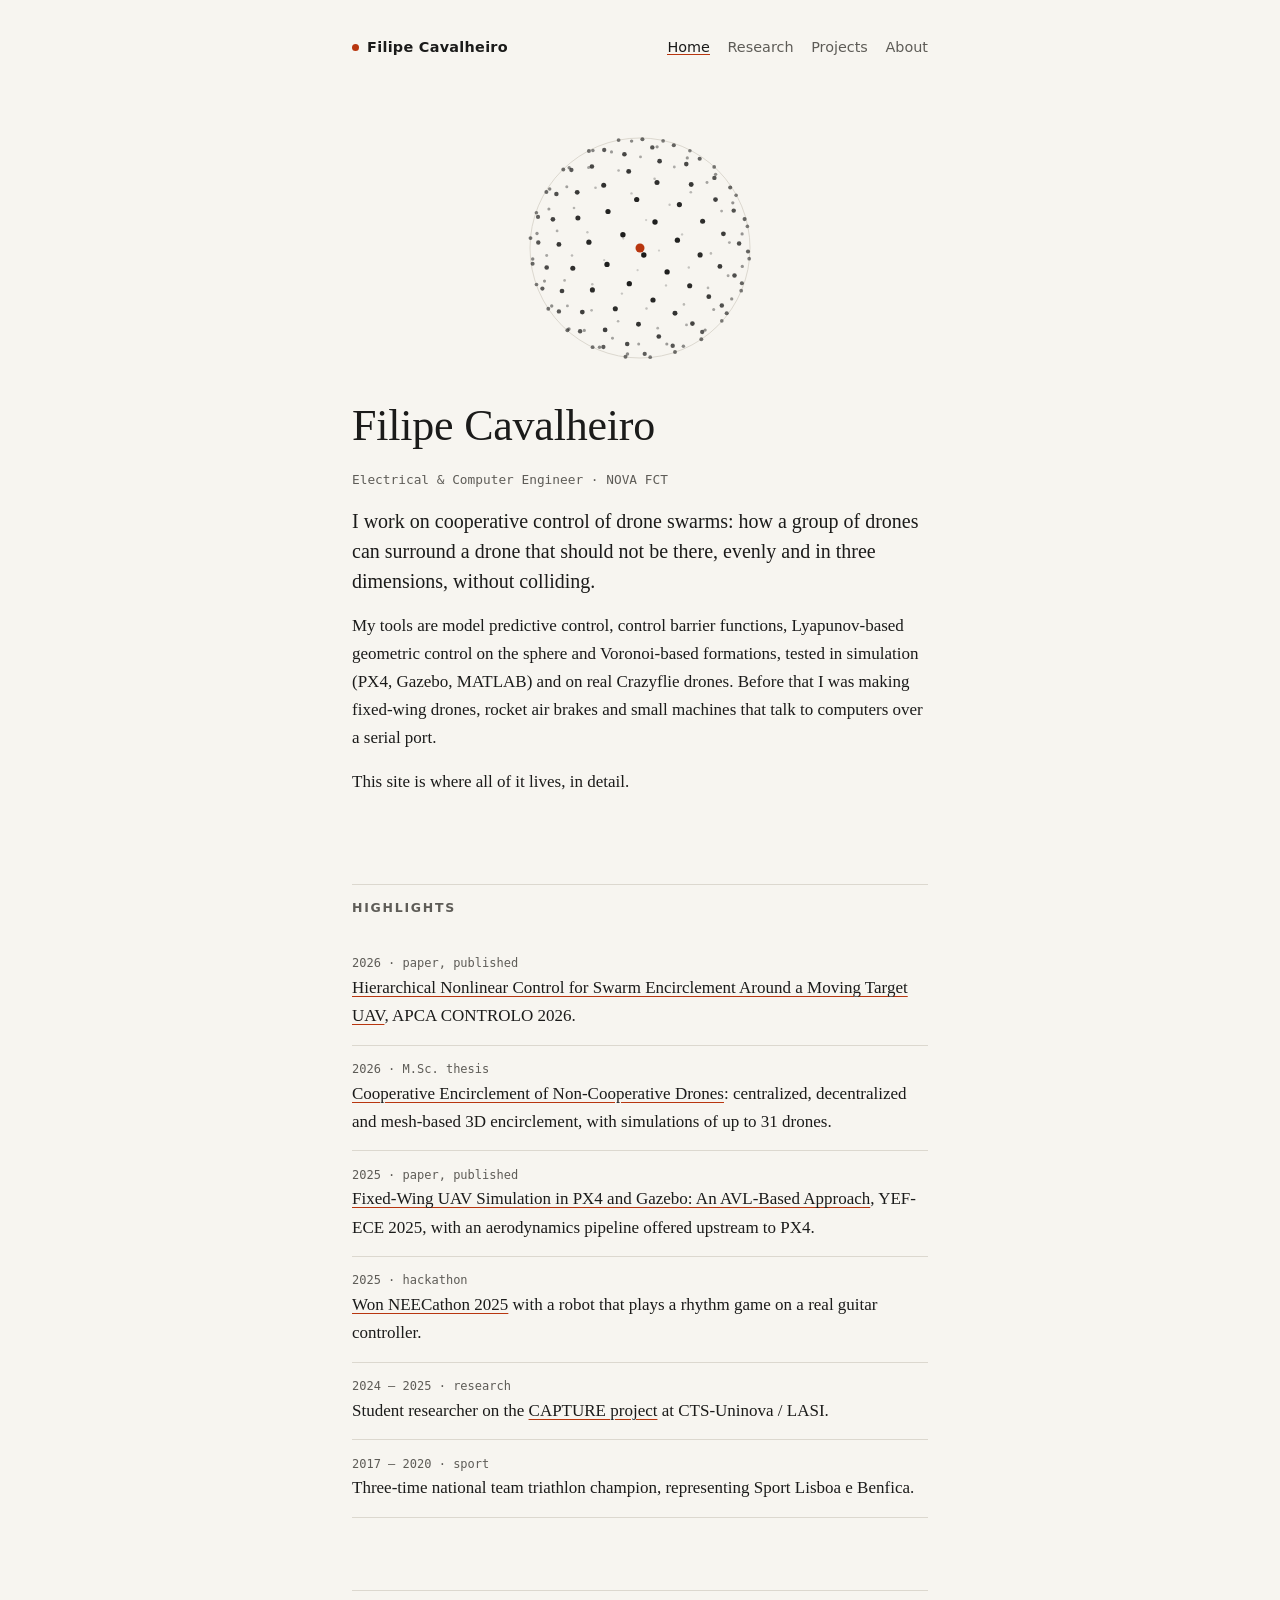
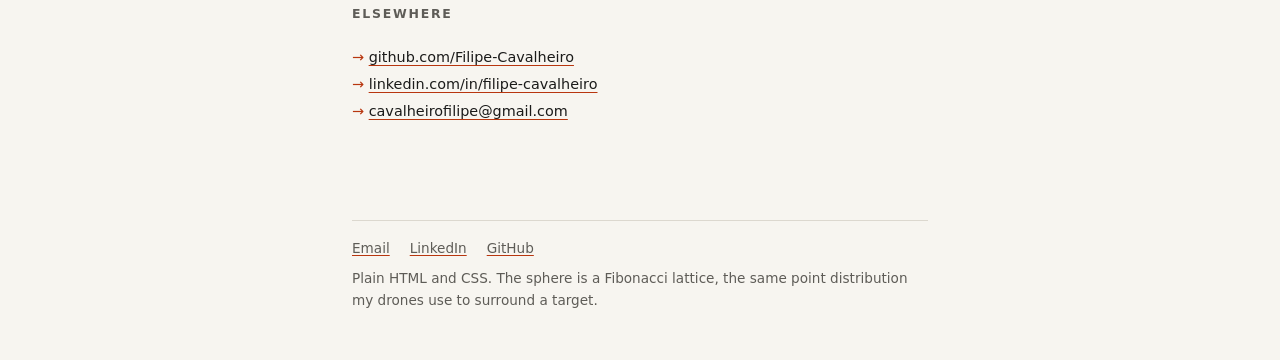
<file: index.html>
<!doctype html>
<html lang="en">
<head>
<meta charset="utf-8">
<meta name="viewport" content="width=device-width, initial-scale=1">
<title>Filipe Cavalheiro</title>
<meta name="description" content="Filipe Cavalheiro, electrical and computer engineer (NOVA FCT). Research on cooperative control of drone swarms, papers, and projects.">
<meta name="color-scheme" content="light dark">
<link rel="stylesheet" href="style.css">
<link rel="icon" href="data:image/svg+xml,%3Csvg xmlns='http://www.w3.org/2000/svg' viewBox='0 0 16 16'%3E%3Ccircle cx='8' cy='8' r='5' fill='%23b8360f'/%3E%3C/svg%3E">
</head>
<body>
<a class="skip" href="#main">Skip to content</a>
<div class="wrap">
<header class="site-head">
  <a class="name" href="index.html">Filipe Cavalheiro</a>
  <nav aria-label="Main">
    <ul>
      <li><a href="index.html" aria-current="page">Home</a></li>
      <li><a href="research.html">Research</a></li>
      <li><a href="projects.html">Projects</a></li>
      <li><a href="about.html">About</a></li>
    </ul>
  </nav>
</header>

<main id="main">
  <section class="hero">
    <svg class="sphere" viewBox="0 0 240 240" role="img" aria-labelledby="sphere-title"><title id="sphere-title">160 points spread evenly on a sphere around a central target, the Fibonacci-lattice encirclement used in my research</title><circle cx="120.0" cy="120.0" r="110.0" class="orbit"/><g class="dots"><circle cx="139.0" cy="122.6" r="1.11" opacity="0.19"/><circle cx="103.3" cy="110.6" r="1.11" opacity="0.19"/><circle cx="117.6" cy="142.2" r="1.12" opacity="0.19"/><circle cx="126.1" cy="92.1" r="1.13" opacity="0.19"/><circle cx="84.2" cy="132.2" r="1.15" opacity="0.20"/><circle cx="162.1" cy="106.4" r="1.17" opacity="0.21"/><circle cx="146.0" cy="157.4" r="1.17" opacity="0.22"/><circle cx="88.1" cy="83.3" r="1.18" opacity="0.22"/><circle cx="101.9" cy="165.6" r="1.18" opacity="0.22"/><circle cx="149.6" cy="76.7" r="1.20" opacity="0.23"/><circle cx="168.8" cy="139.5" r="1.20" opacity="0.23"/><circle cx="67.4" cy="104.2" r="1.21" opacity="0.23"/><circle cx="111.5" cy="65.4" r="1.21" opacity="0.24"/><circle cx="72.3" cy="156.3" r="1.23" opacity="0.25"/><circle cx="126.5" cy="180.4" r="1.23" opacity="0.25"/><circle cx="52.0" cy="127.5" r="1.27" opacity="0.27"/><circle cx="183.9" cy="93.4" r="1.28" opacity="0.27"/><circle cx="134.6" cy="50.7" r="1.29" opacity="0.28"/><circle cx="190.9" cy="125.4" r="1.29" opacity="0.28"/><circle cx="163.9" cy="176.4" r="1.29" opacity="0.28"/><circle cx="75.5" cy="59.7" r="1.31" opacity="0.29"/><circle cx="170.8" cy="64.3" r="1.32" opacity="0.29"/><circle cx="98.1" cy="193.2" r="1.32" opacity="0.30"/><circle cx="54.0" cy="80.0" r="1.33" opacity="0.30"/><circle cx="188.0" cy="159.9" r="1.34" opacity="0.30"/><circle cx="71.6" cy="182.3" r="1.34" opacity="0.30"/><circle cx="98.6" cy="42.5" r="1.35" opacity="0.31"/><circle cx="44.6" cy="152.4" r="1.37" opacity="0.32"/><circle cx="137.7" cy="200.2" r="1.37" opacity="0.32"/><circle cx="37.1" cy="102.9" r="1.39" opacity="0.33"/><circle cx="154.3" cy="39.0" r="1.42" opacity="0.34"/><circle cx="201.6" cy="83.1" r="1.43" opacity="0.35"/><circle cx="209.4" cy="114.6" r="1.44" opacity="0.35"/><circle cx="166.5" cy="196.9" r="1.44" opacity="0.35"/><circle cx="120.5" cy="28.9" r="1.45" opacity="0.36"/><circle cx="208.1" cy="147.7" r="1.47" opacity="0.37"/><circle cx="47.4" cy="177.9" r="1.47" opacity="0.37"/><circle cx="26.7" cy="127.6" r="1.48" opacity="0.37"/><circle cx="187.0" cy="54.5" r="1.48" opacity="0.38"/><circle cx="92.5" cy="210.3" r="1.49" opacity="0.38"/><circle cx="46.8" cy="58.7" r="1.50" opacity="0.39"/><circle cx="68.6" cy="39.4" r="1.50" opacity="0.39"/><circle cx="118.7" cy="215.9" r="1.51" opacity="0.39"/><circle cx="193.7" cy="181.6" r="1.51" opacity="0.39"/><circle cx="28.9" cy="81.0" r="1.55" opacity="0.41"/><circle cx="64.3" cy="202.4" r="1.56" opacity="0.42"/><circle cx="146.8" cy="216.0" r="1.56" opacity="0.42"/><circle cx="91.5" cy="23.9" r="1.57" opacity="0.42"/><circle cx="24.5" cy="153.1" r="1.58" opacity="0.43"/><circle cx="167.3" cy="29.9" r="1.60" opacity="0.43"/><circle cx="137.1" cy="18.8" r="1.61" opacity="0.44"/><circle cx="222.1" cy="105.9" r="1.62" opacity="0.45"/><circle cx="212.8" cy="74.8" r="1.62" opacity="0.45"/><circle cx="222.3" cy="138.4" r="1.64" opacity="0.46"/><circle cx="17.0" cy="105.5" r="1.64" opacity="0.46"/><circle cx="185.1" cy="202.1" r="1.66" opacity="0.47"/><circle cx="211.7" cy="170.9" r="1.66" opacity="0.47"/><circle cx="195.6" cy="46.3" r="1.67" opacity="0.47"/><circle cx="31.7" cy="178.0" r="1.68" opacity="0.48"/><circle cx="107.5" cy="226.0" r="1.71" opacity="0.49"/><circle cx="49.2" cy="39.7" r="1.71" opacity="0.50"/><circle cx="79.5" cy="219.2" r="1.72" opacity="0.50"/><circle cx="111.6" cy="13.1" r="1.72" opacity="0.50"/><circle cx="163.4" cy="218.3" r="1.73" opacity="0.50"/><circle cx="48.9" cy="200.9" r="1.74" opacity="0.51"/><circle cx="12.7" cy="131.0" r="1.74" opacity="0.51"/><circle cx="29.7" cy="60.9" r="1.74" opacity="0.51"/><circle cx="72.9" cy="22.6" r="1.75" opacity="0.52"/><circle cx="169.9" cy="22.8" r="1.81" opacity="0.54"/><circle cx="16.4" cy="84.7" r="1.82" opacity="0.55"/><circle cx="227.4" cy="98.4" r="1.83" opacity="0.55"/><circle cx="216.1" cy="67.3" r="1.83" opacity="0.55"/><circle cx="201.8" cy="192.9" r="1.83" opacity="0.55"/><circle cx="130.2" cy="229.2" r="1.84" opacity="0.56"/><circle cx="229.2" cy="130.7" r="1.84" opacity="0.56"/><circle cx="143.1" cy="12.8" r="1.84" opacity="0.56"/><circle cx="16.5" cy="156.5" r="1.85" opacity="0.56"/><circle cx="221.2" cy="162.7" r="1.85" opacity="0.56"/><circle cx="194.2" cy="38.9" r="1.88" opacity="0.58"/><circle cx="98.6" cy="12.1" r="1.91" opacity="0.59"/><circle cx="10.5" cy="110.1" r="1.92" opacity="0.60"/><circle cx="72.6" cy="219.2" r="1.92" opacity="0.60"/><circle cx="28.3" cy="180.7" r="1.93" opacity="0.60"/><circle cx="181.3" cy="211.2" r="1.94" opacity="0.61"/><circle cx="43.3" cy="41.5" r="1.95" opacity="0.62"/><circle cx="155.0" cy="224.0" r="1.95" opacity="0.62"/><circle cx="105.5" cy="228.7" r="1.96" opacity="0.62"/><circle cx="47.4" cy="202.2" r="1.96" opacity="0.62"/><circle cx="68.9" cy="23.0" r="1.97" opacity="0.62"/><circle cx="26.4" cy="64.1" r="2.00" opacity="0.64"/><circle cx="122.4" cy="11.3" r="2.02" opacity="0.65"/><circle cx="210.2" cy="59.5" r="2.03" opacity="0.66"/><circle cx="12.6" cy="135.8" r="2.03" opacity="0.66"/><circle cx="224.6" cy="91.1" r="2.03" opacity="0.66"/><circle cx="206.7" cy="185.2" r="2.03" opacity="0.66"/><circle cx="153.8" cy="17.3" r="2.05" opacity="0.67"/><circle cx="228.0" cy="123.5" r="2.05" opacity="0.67"/><circle cx="221.9" cy="155.3" r="2.06" opacity="0.67"/><circle cx="179.7" cy="30.7" r="2.07" opacity="0.68"/><circle cx="18.0" cy="88.9" r="2.10" opacity="0.69"/><circle cx="124.7" cy="225.9" r="2.11" opacity="0.70"/><circle cx="22.4" cy="160.6" r="2.12" opacity="0.70"/><circle cx="83.4" cy="219.0" r="2.13" opacity="0.71"/><circle cx="182.2" cy="204.0" r="2.15" opacity="0.72"/><circle cx="84.2" cy="22.0" r="2.15" opacity="0.72"/><circle cx="51.4" cy="42.0" r="2.16" opacity="0.72"/><circle cx="152.7" cy="217.7" r="2.18" opacity="0.73"/><circle cx="38.9" cy="183.4" r="2.18" opacity="0.73"/><circle cx="60.1" cy="203.3" r="2.19" opacity="0.74"/><circle cx="194.4" cy="49.9" r="2.20" opacity="0.74"/><circle cx="18.3" cy="114.5" r="2.20" opacity="0.74"/><circle cx="132.3" cy="19.4" r="2.21" opacity="0.75"/><circle cx="213.7" cy="82.6" r="2.22" opacity="0.75"/><circle cx="201.8" cy="177.5" r="2.23" opacity="0.76"/><circle cx="36.4" cy="66.0" r="2.24" opacity="0.76"/><circle cx="219.1" cy="115.5" r="2.25" opacity="0.77"/><circle cx="214.5" cy="147.6" r="2.26" opacity="0.77"/><circle cx="107.2" cy="216.0" r="2.28" opacity="0.78"/><circle cx="166.3" cy="36.1" r="2.29" opacity="0.79"/><circle cx="26.7" cy="139.5" r="2.30" opacity="0.79"/><circle cx="104.4" cy="26.2" r="2.30" opacity="0.80"/><circle cx="71.9" cy="38.5" r="2.31" opacity="0.80"/><circle cx="172.4" cy="195.6" r="2.34" opacity="0.81"/><circle cx="32.9" cy="91.3" r="2.34" opacity="0.82"/><circle cx="138.8" cy="208.5" r="2.35" opacity="0.82"/><circle cx="195.5" cy="71.6" r="2.36" opacity="0.83"/><circle cx="42.0" cy="163.0" r="2.37" opacity="0.83"/><circle cx="85.1" cy="201.9" r="2.37" opacity="0.83"/><circle cx="139.6" cy="33.2" r="2.37" opacity="0.83"/><circle cx="62.3" cy="184.1" r="2.40" opacity="0.84"/><circle cx="203.4" cy="105.8" r="2.41" opacity="0.85"/><circle cx="188.8" cy="168.7" r="2.41" opacity="0.85"/><circle cx="57.2" cy="64.3" r="2.42" opacity="0.86"/><circle cx="199.9" cy="138.4" r="2.43" opacity="0.86"/><circle cx="171.2" cy="56.5" r="2.44" opacity="0.87"/><circle cx="38.9" cy="116.4" r="2.44" opacity="0.87"/><circle cx="108.7" cy="43.4" r="2.47" opacity="0.88"/><circle cx="118.5" cy="196.2" r="2.48" opacity="0.89"/><circle cx="155.0" cy="185.2" r="2.49" opacity="0.89"/><circle cx="83.7" cy="57.3" r="2.50" opacity="0.90"/><circle cx="52.8" cy="140.3" r="2.52" opacity="0.91"/><circle cx="57.9" cy="89.9" r="2.52" opacity="0.91"/><circle cx="182.6" cy="93.2" r="2.53" opacity="0.91"/><circle cx="137.0" cy="54.5" r="2.53" opacity="0.91"/><circle cx="95.3" cy="180.7" r="2.54" opacity="0.92"/><circle cx="72.4" cy="161.9" r="2.55" opacity="0.93"/><circle cx="169.7" cy="157.7" r="2.56" opacity="0.93"/><circle cx="180.1" cy="126.9" r="2.57" opacity="0.93"/><circle cx="159.4" cy="76.6" r="2.58" opacity="0.94"/><circle cx="133.0" cy="172.0" r="2.60" opacity="0.95"/><circle cx="68.9" cy="114.2" r="2.61" opacity="0.95"/><circle cx="116.7" cy="71.5" r="2.62" opacity="0.96"/><circle cx="88.0" cy="83.5" r="2.62" opacity="0.96"/><circle cx="157.4" cy="112.2" r="2.65" opacity="0.97"/><circle cx="109.3" cy="155.7" r="2.65" opacity="0.98"/><circle cx="87.0" cy="136.4" r="2.65" opacity="0.98"/><circle cx="147.1" cy="143.9" r="2.66" opacity="0.98"/><circle cx="135.0" cy="94.0" r="2.67" opacity="0.98"/><circle cx="102.9" cy="106.8" r="2.68" opacity="0.99"/><circle cx="123.8" cy="127.0" r="2.70" opacity="1.00"/></g><circle cx="120.0" cy="120.0" r="4.5" class="target"/></svg>
    <div>
      <h1>Filipe Cavalheiro</h1>
      <p class="meta">Electrical &amp; Computer Engineer · NOVA FCT</p>
      <p class="lede">I work on cooperative control of drone swarms: how a group of drones can
        surround a drone that should not be there, evenly and in three dimensions, without colliding.</p>
      <p>My tools are model predictive control, control barrier functions, Lyapunov-based geometric
        control on the sphere and Voronoi-based formations, tested in simulation (PX4, Gazebo, MATLAB)
        and on real Crazyflie drones. Before that I was making fixed-wing drones, rocket air brakes and
        small machines that talk to computers over a serial port.</p>
      <p>This site is where all of it lives, in detail.</p>
    </div>
  </section>

  <h2>Highlights</h2>
  <ul class="highlights">
    <li><span class="when">2026 · paper, published</span>
      <a href="research.html#apca2026">Hierarchical Nonlinear Control for Swarm Encirclement Around a Moving Target UAV</a>,
      APCA CONTROLO 2026.</li>
    <li><span class="when">2026 · M.Sc. thesis</span>
      <a href="research.html#thesis">Cooperative Encirclement of Non-Cooperative Drones</a>:
      centralized, decentralized and mesh-based 3D encirclement, with simulations of up to 31 drones.</li>
    <li><span class="when">2025 · paper, published</span>
      <a href="research.html#yefece2025">Fixed-Wing UAV Simulation in PX4 and Gazebo: An AVL-Based Approach</a>,
      YEF-ECE 2025, with an aerodynamics pipeline offered upstream to PX4.</li>
    <li><span class="when">2025 · hackathon</span>
      <a href="projects.html#neecathon">Won NEECathon 2025</a> with a robot that plays a rhythm game on a real guitar controller.</li>
    <li><span class="when">2024 – 2025 · research</span>
      Student researcher on the <a href="about.html#experience">CAPTURE project</a> at CTS-Uninova / LASI.</li>
    <li><span class="when">2017 – 2020 · sport</span>
      Three-time national team triathlon champion, representing Sport Lisboa e Benfica.</li>
  </ul>

  <h2>Elsewhere</h2>
  <ul class="links">
    <li><a href="https://github.com/Filipe-Cavalheiro">github.com/Filipe-Cavalheiro</a></li>
    <li><a href="https://linkedin.com/in/filipe-cavalheiro">linkedin.com/in/filipe-cavalheiro</a></li>
    <li><a href="mailto:cavalheirofilipe@gmail.com">cavalheirofilipe@gmail.com</a></li>
  </ul>
</main>

<footer class="site-foot">
  <ul>
    <li><a href="mailto:cavalheirofilipe@gmail.com">Email</a></li>
    <li><a href="https://linkedin.com/in/filipe-cavalheiro">LinkedIn</a></li>
    <li><a href="https://github.com/Filipe-Cavalheiro">GitHub</a></li>
  </ul>
  <p>Plain HTML and CSS. The sphere is a Fibonacci lattice, the same point distribution my drones use to surround a target.</p>
</footer>
</div>
</body>
</html>
</file>
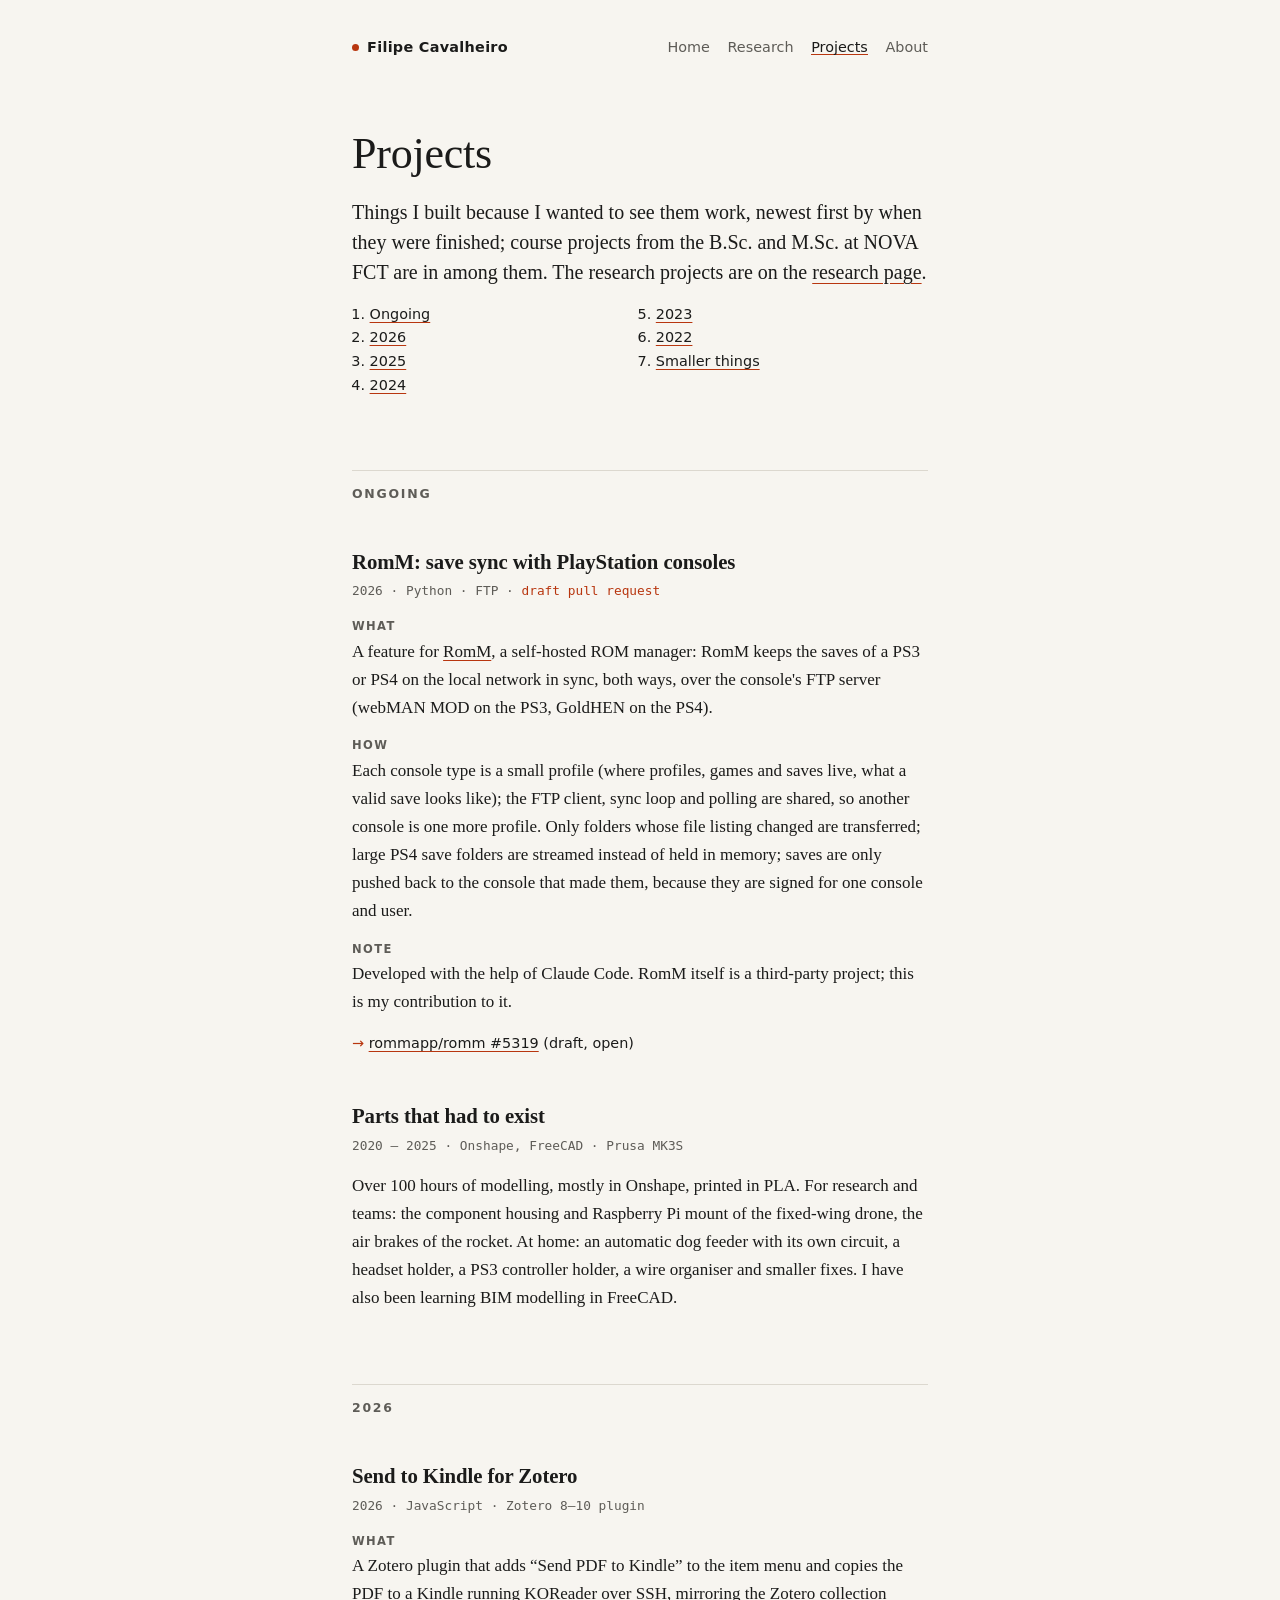
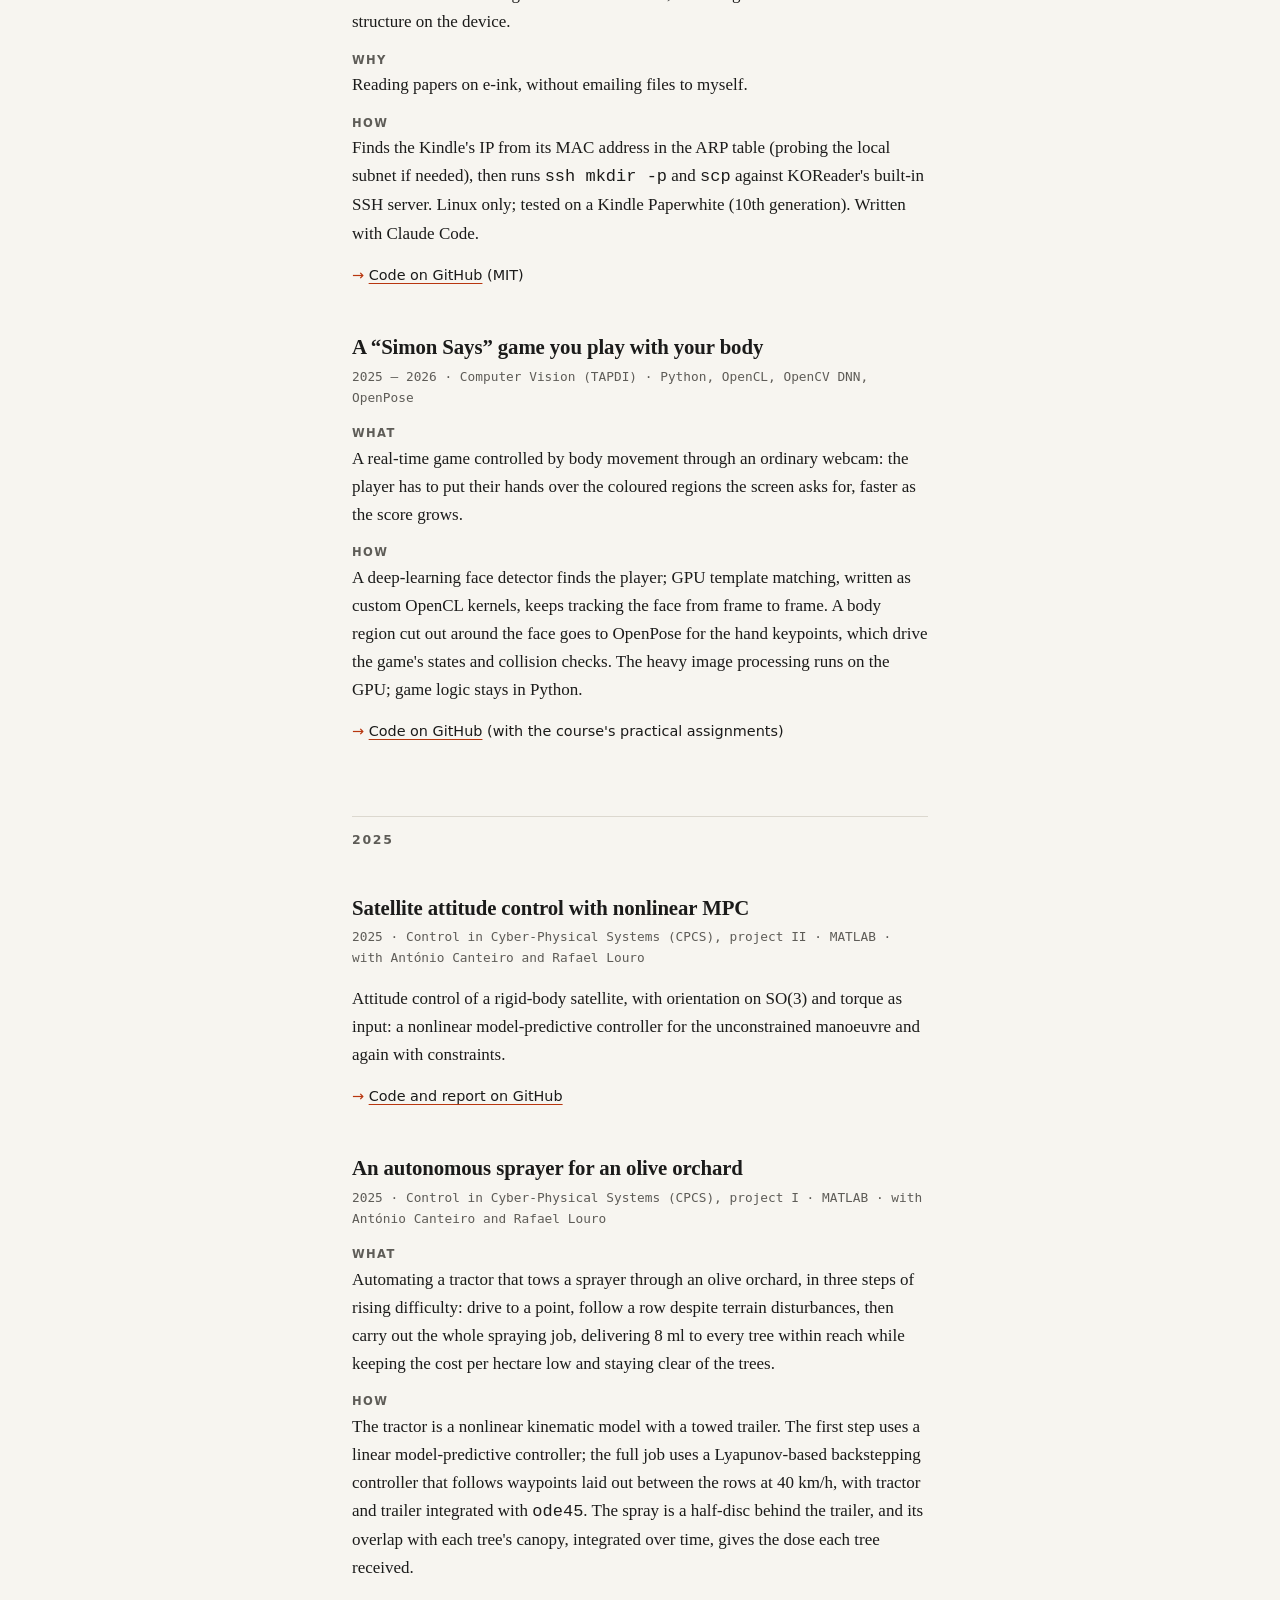
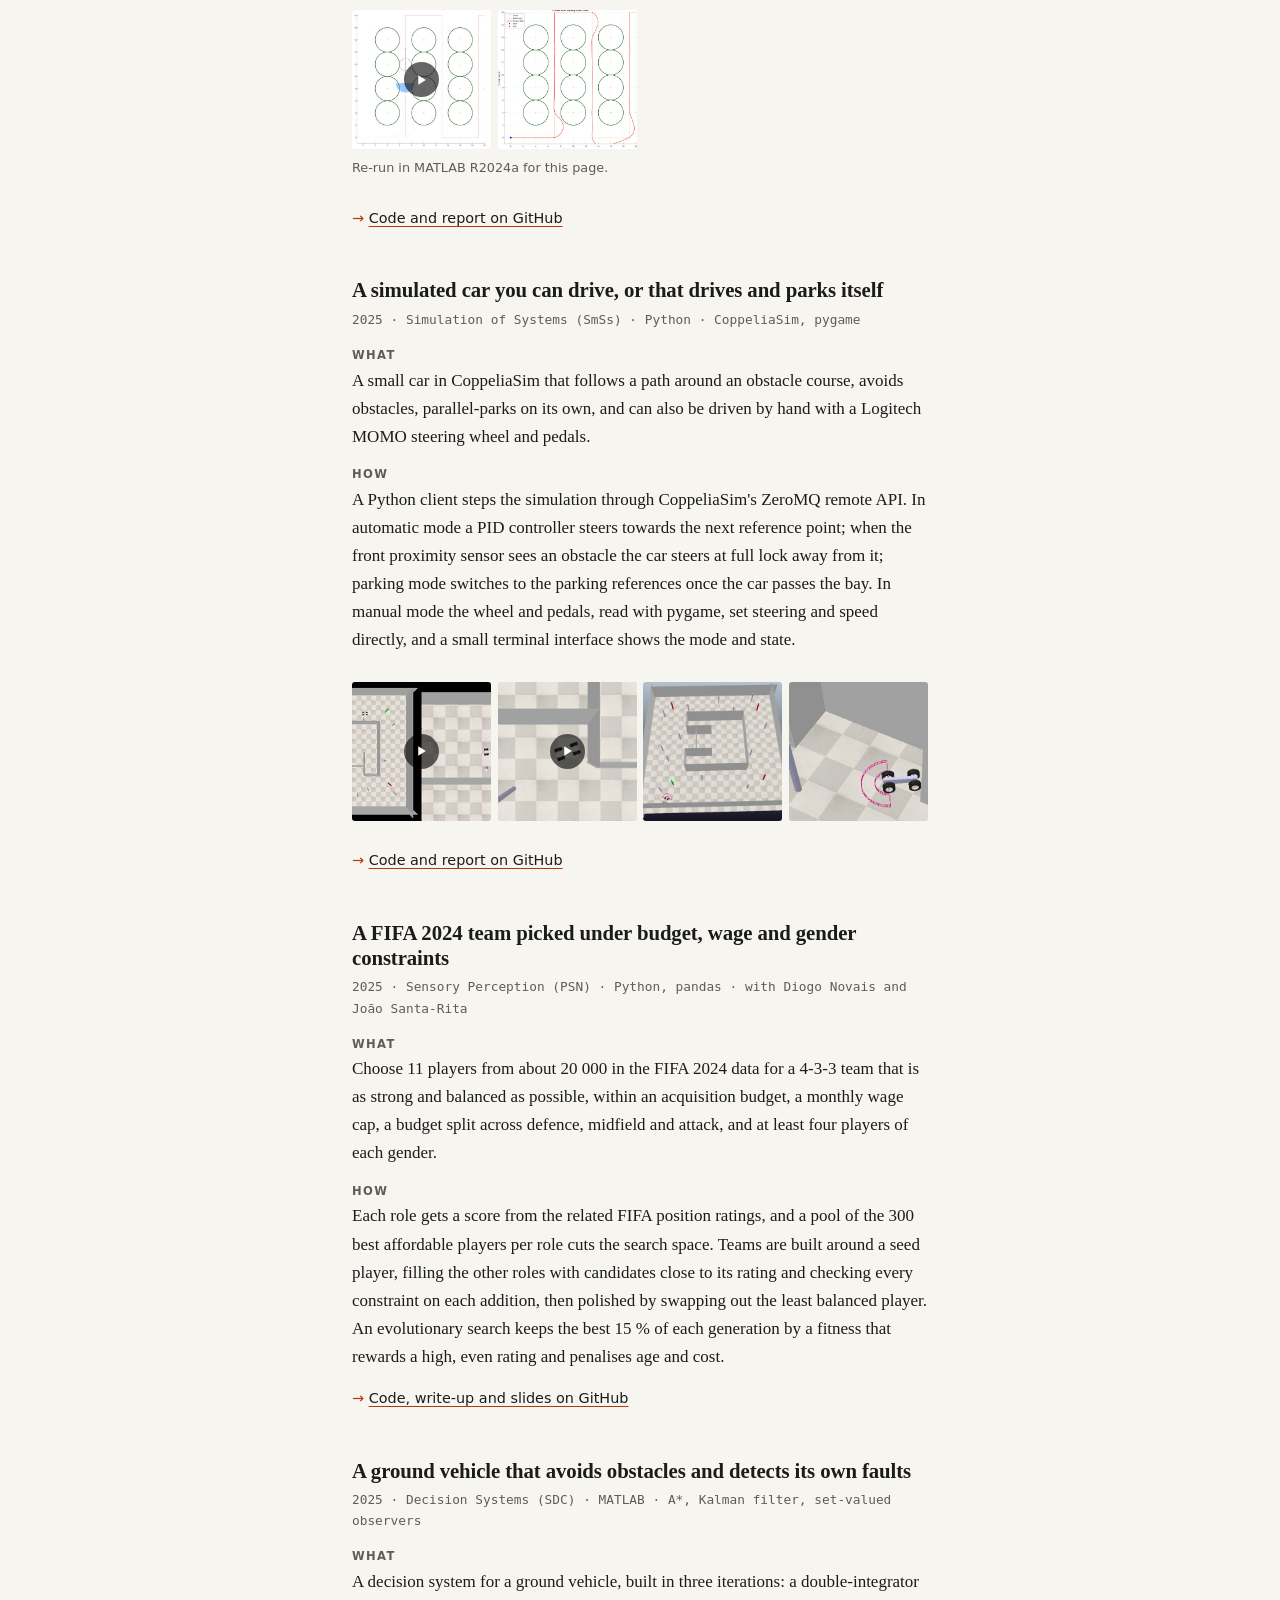
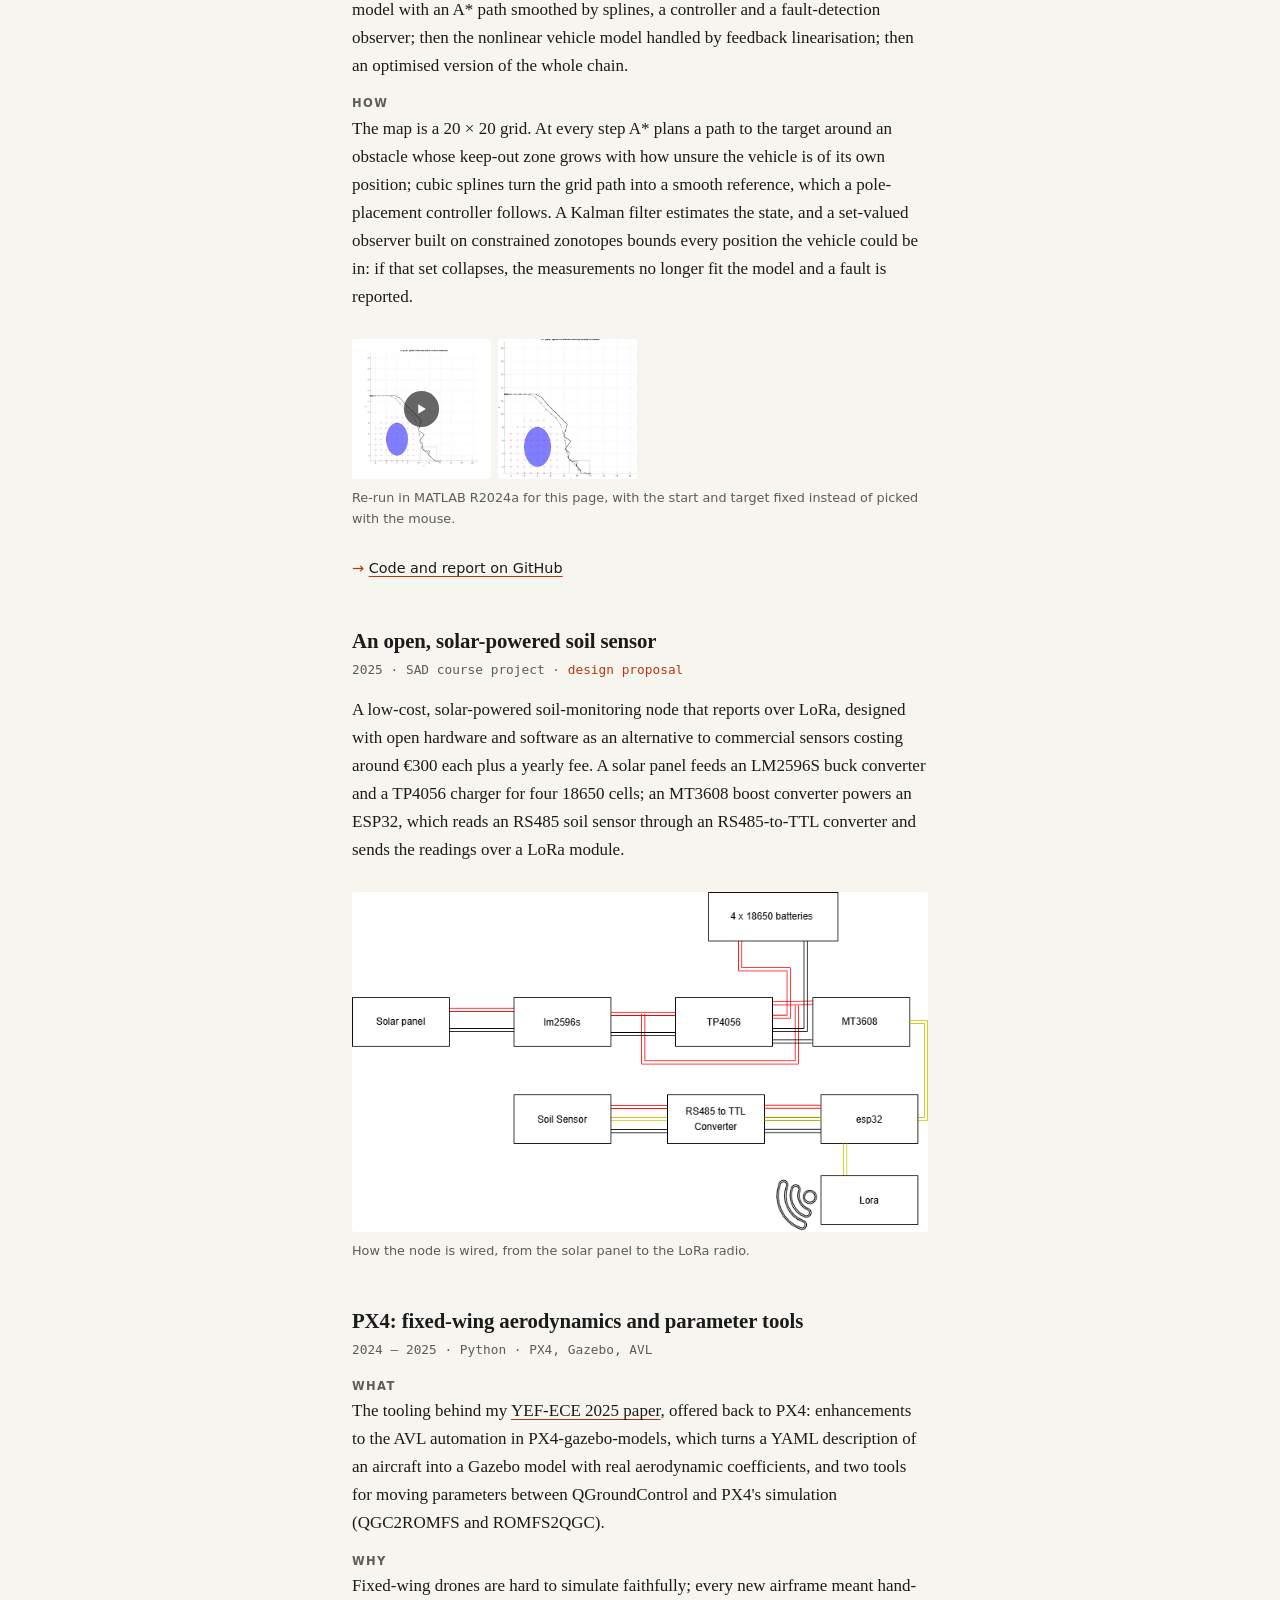
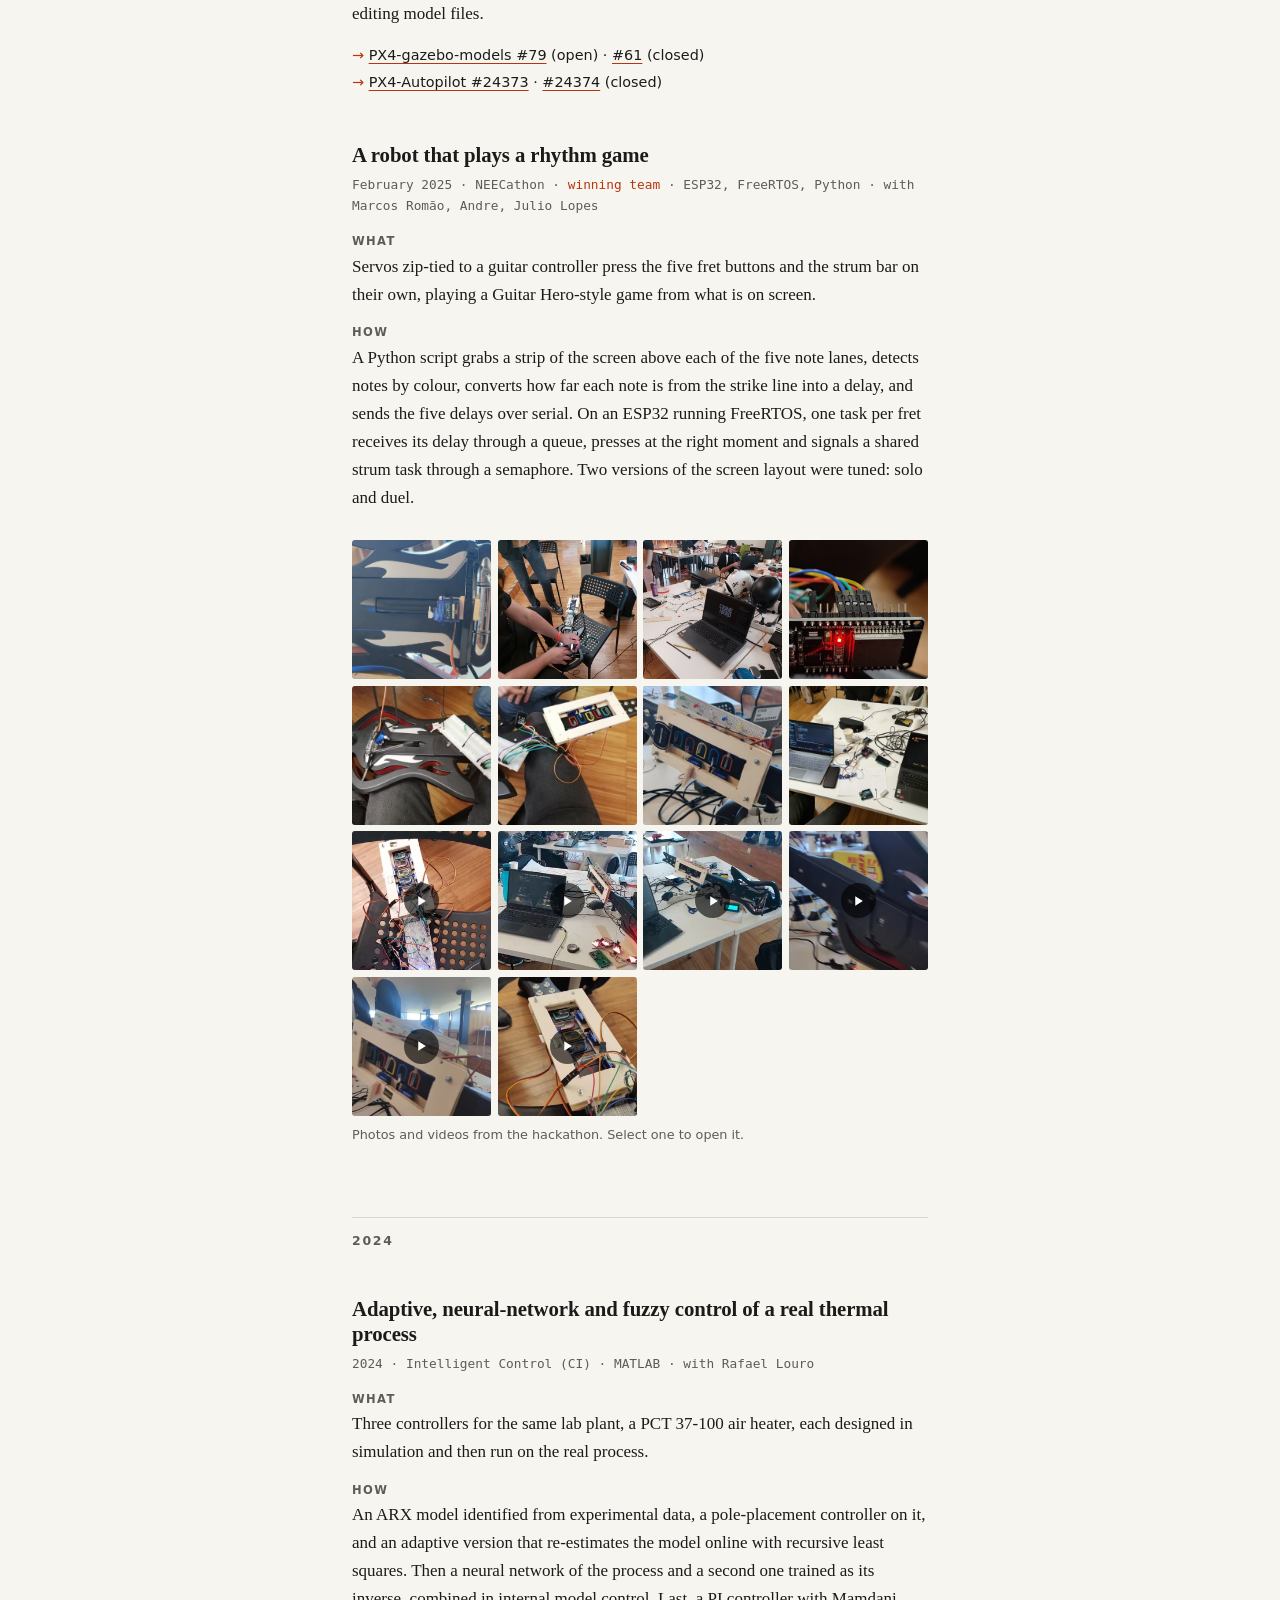
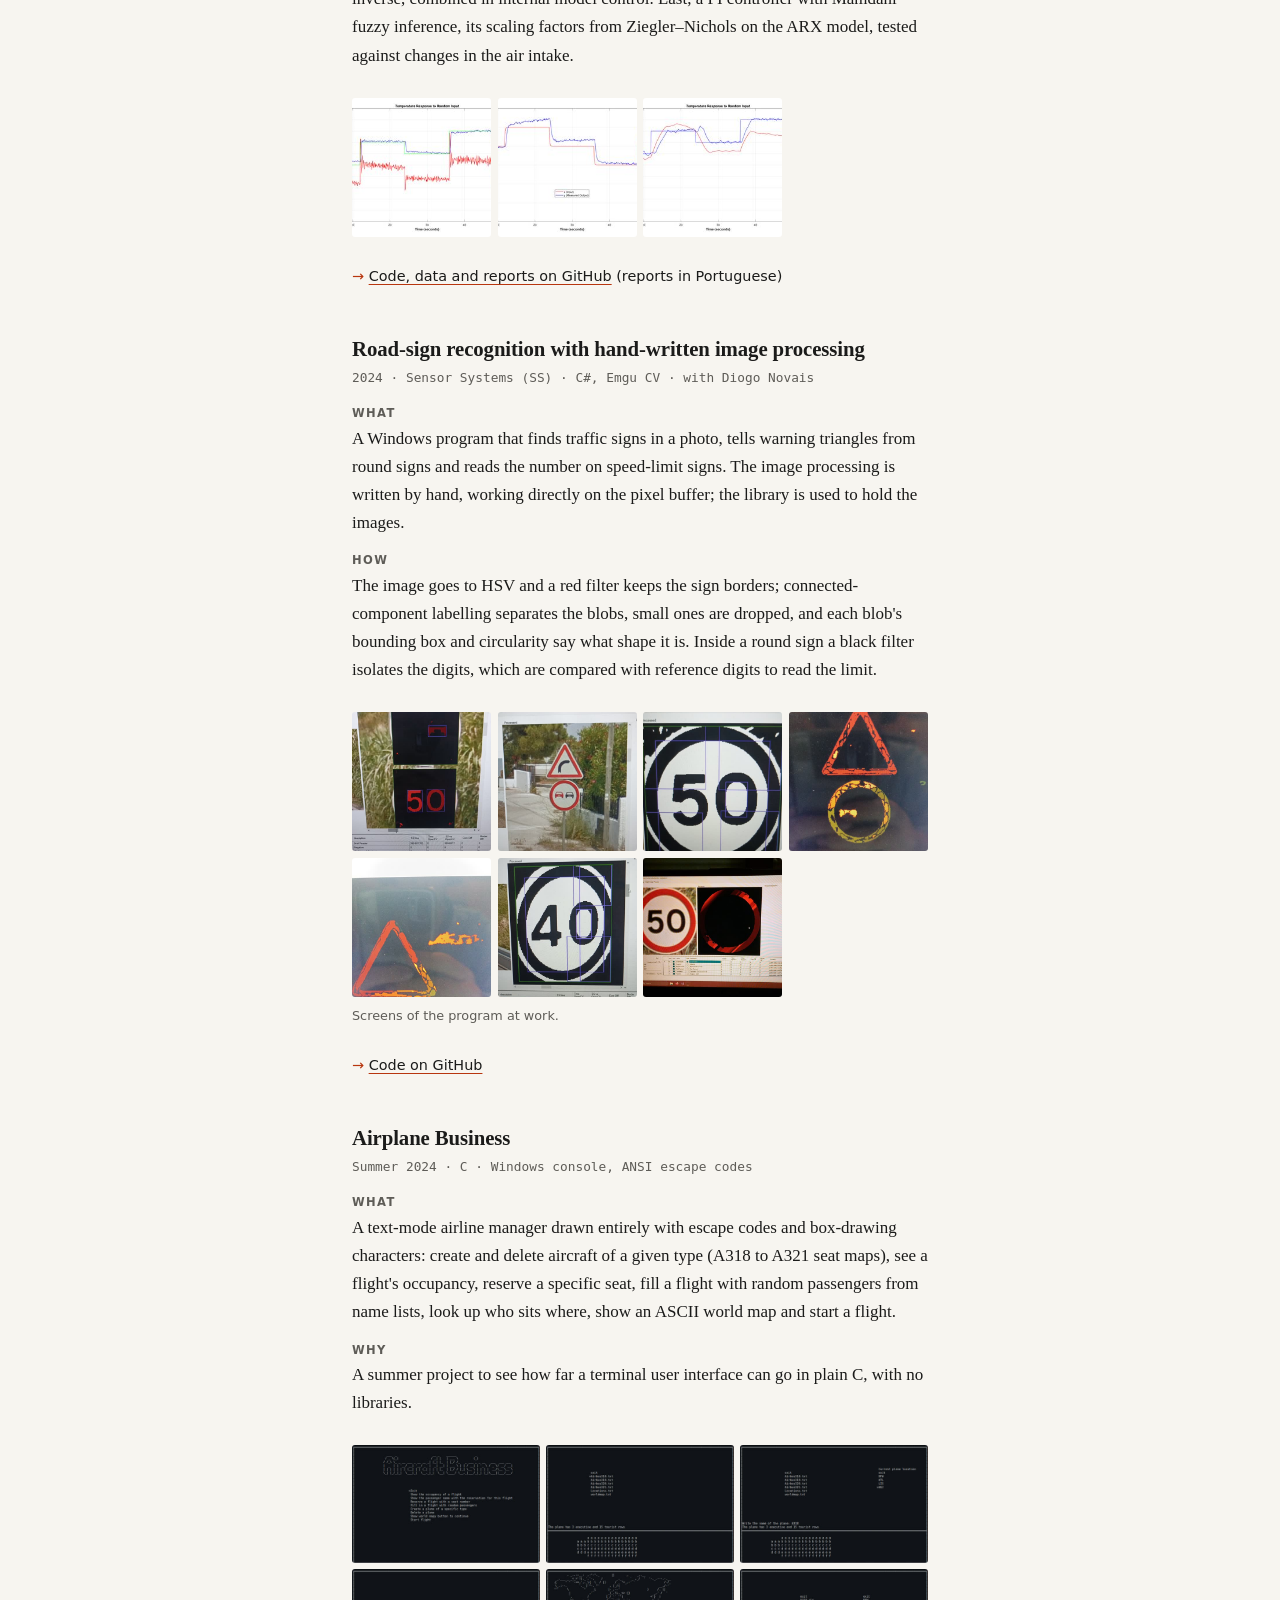
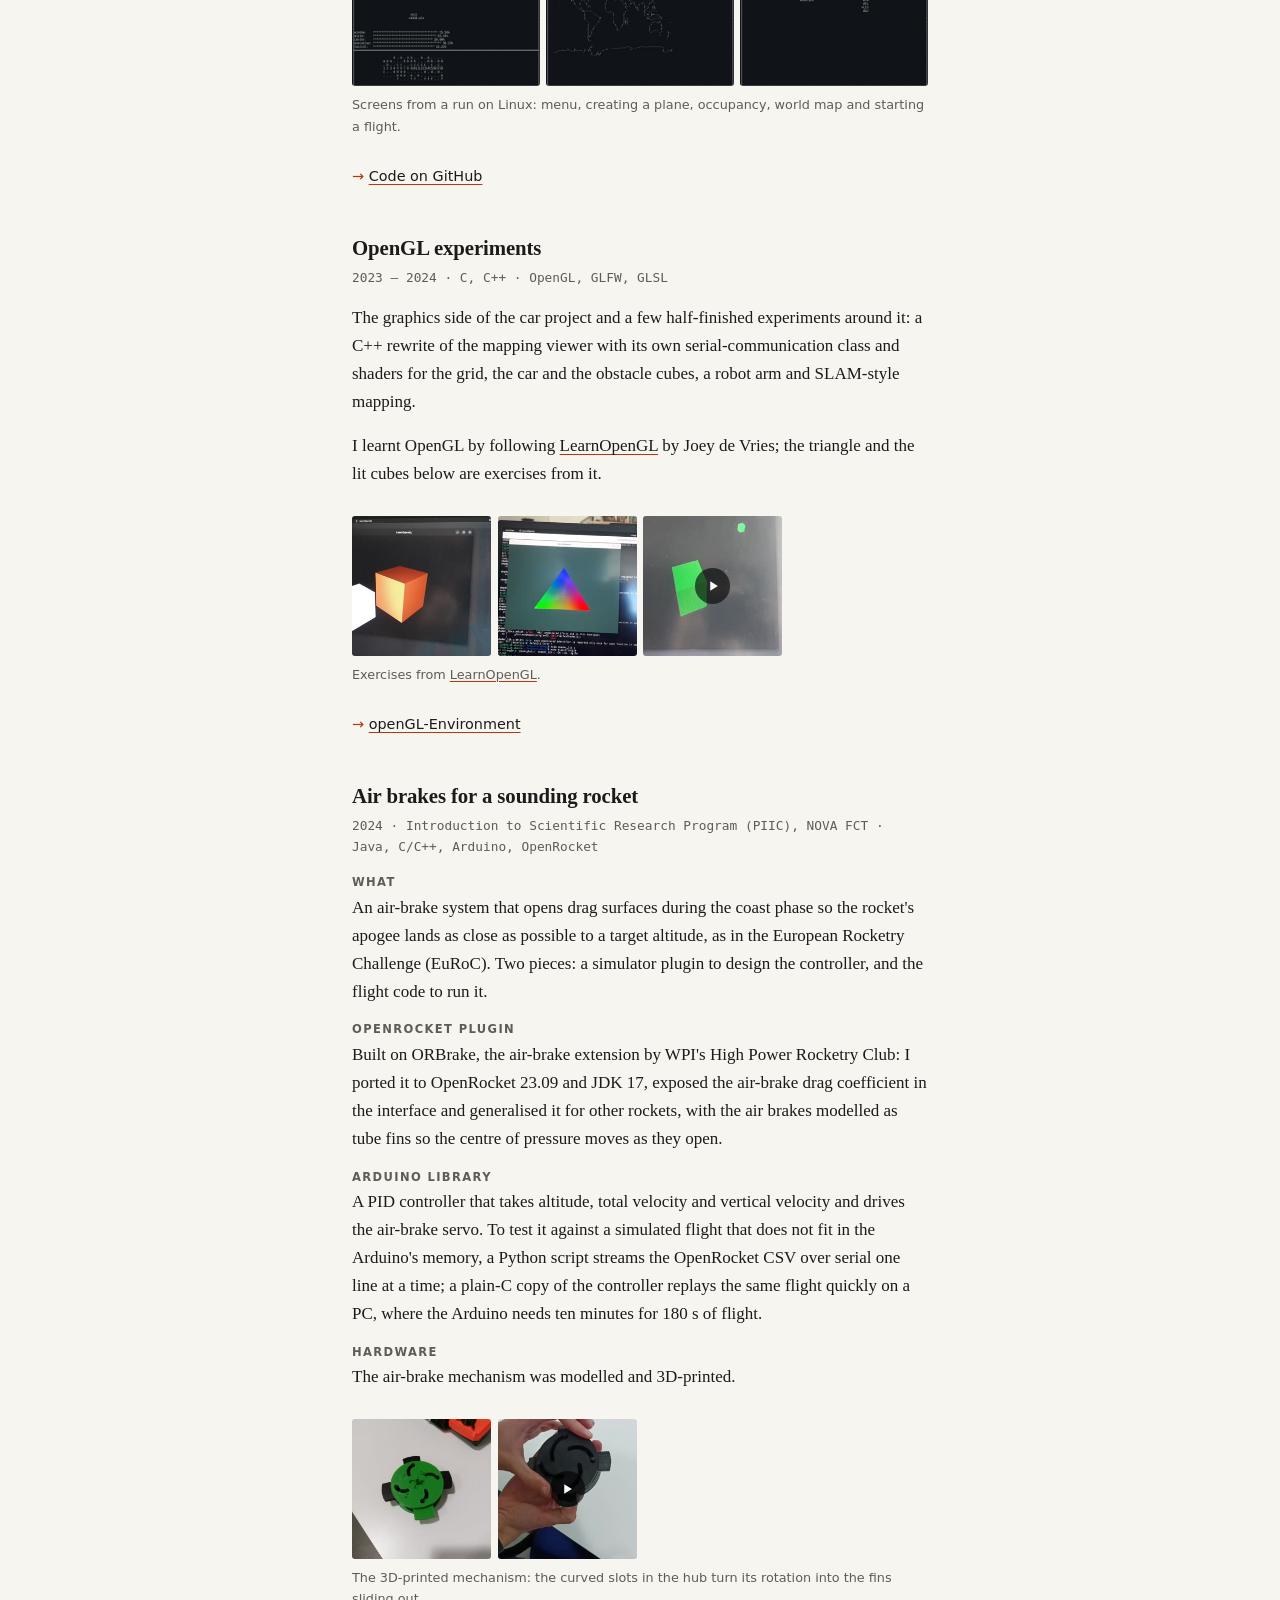
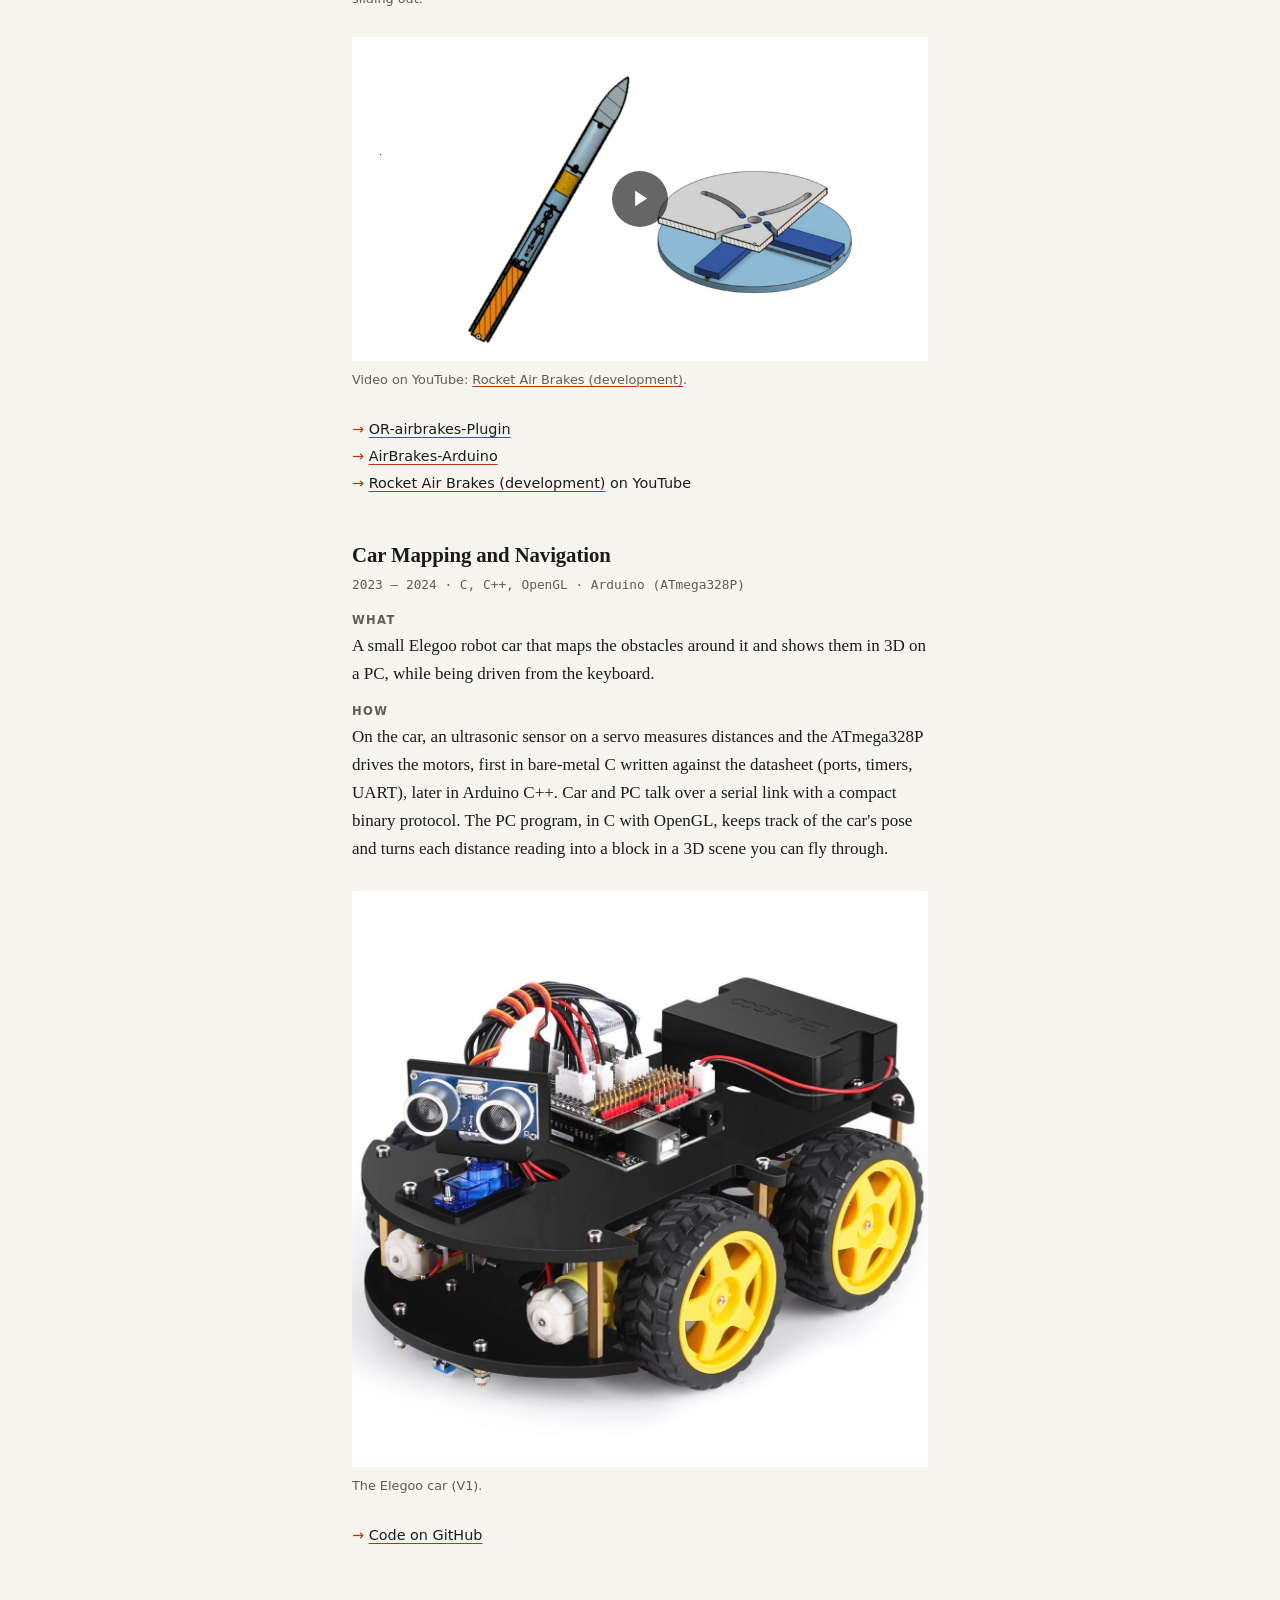
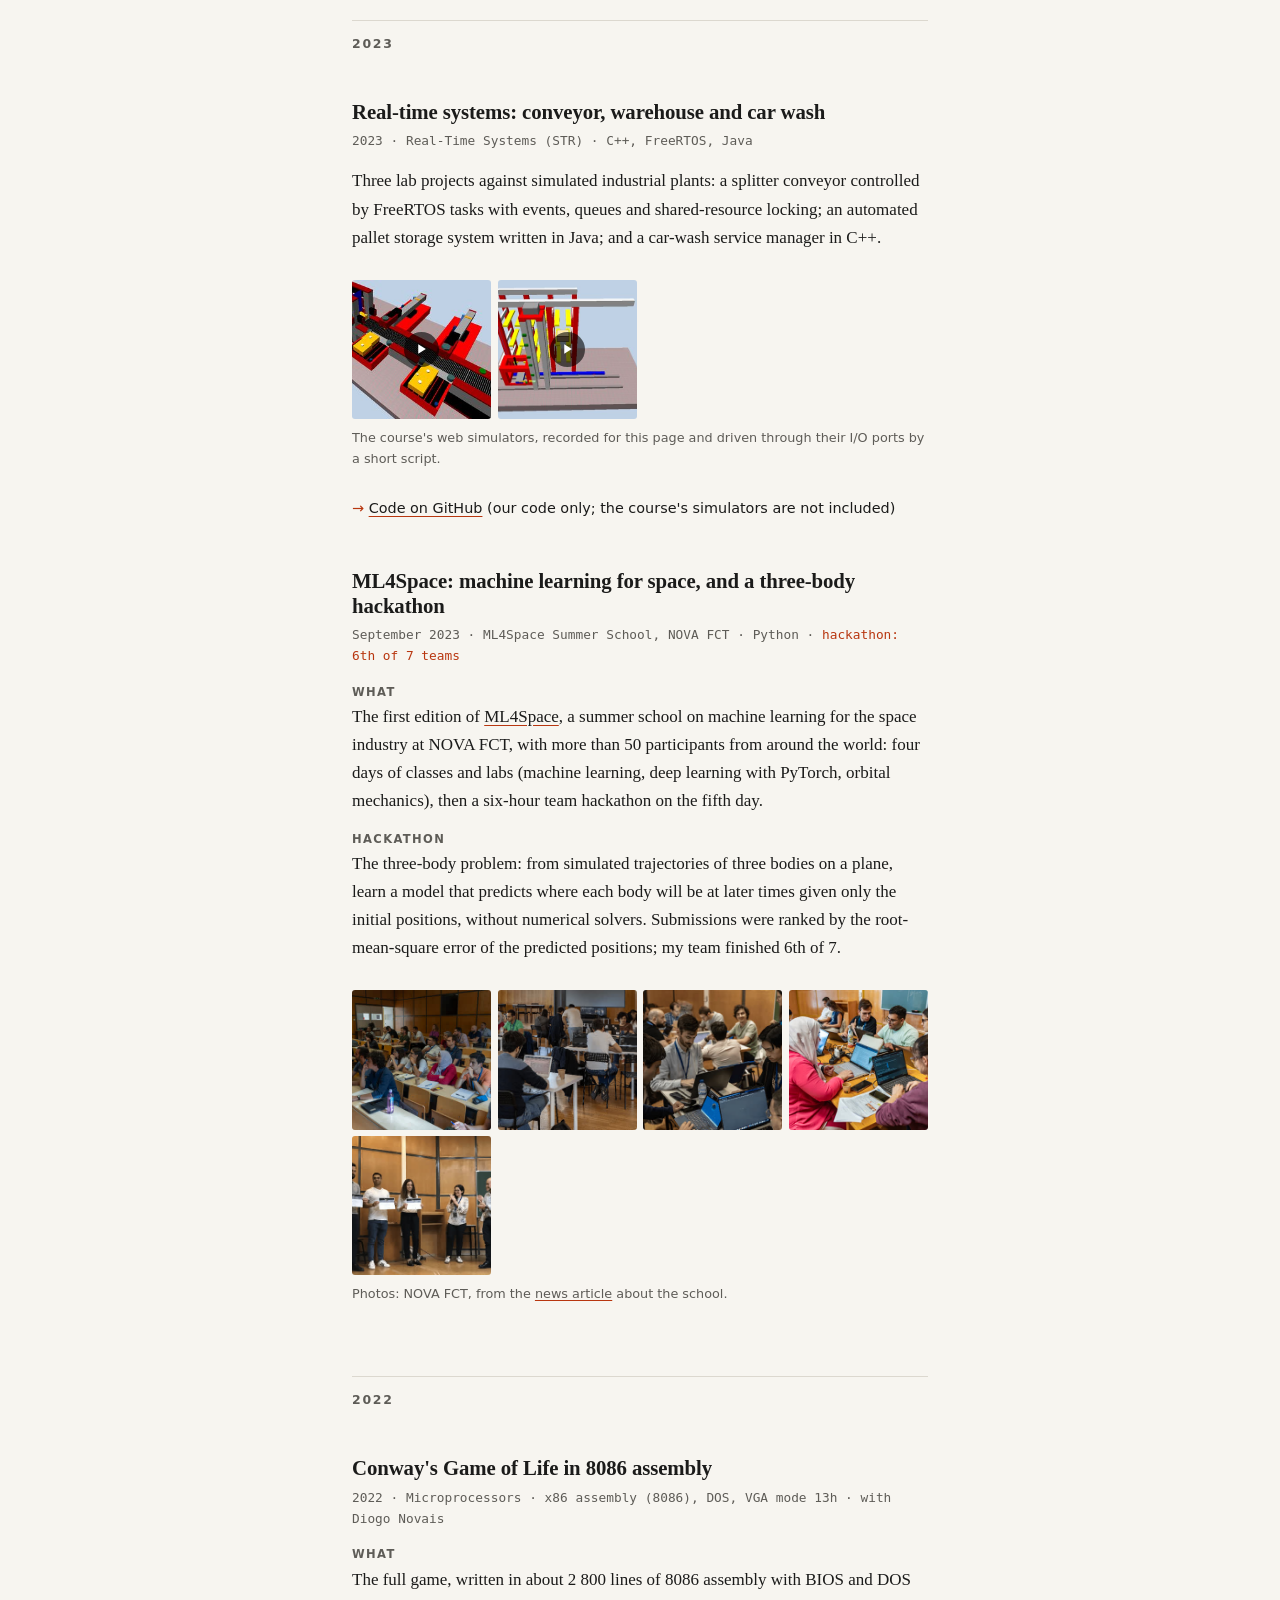
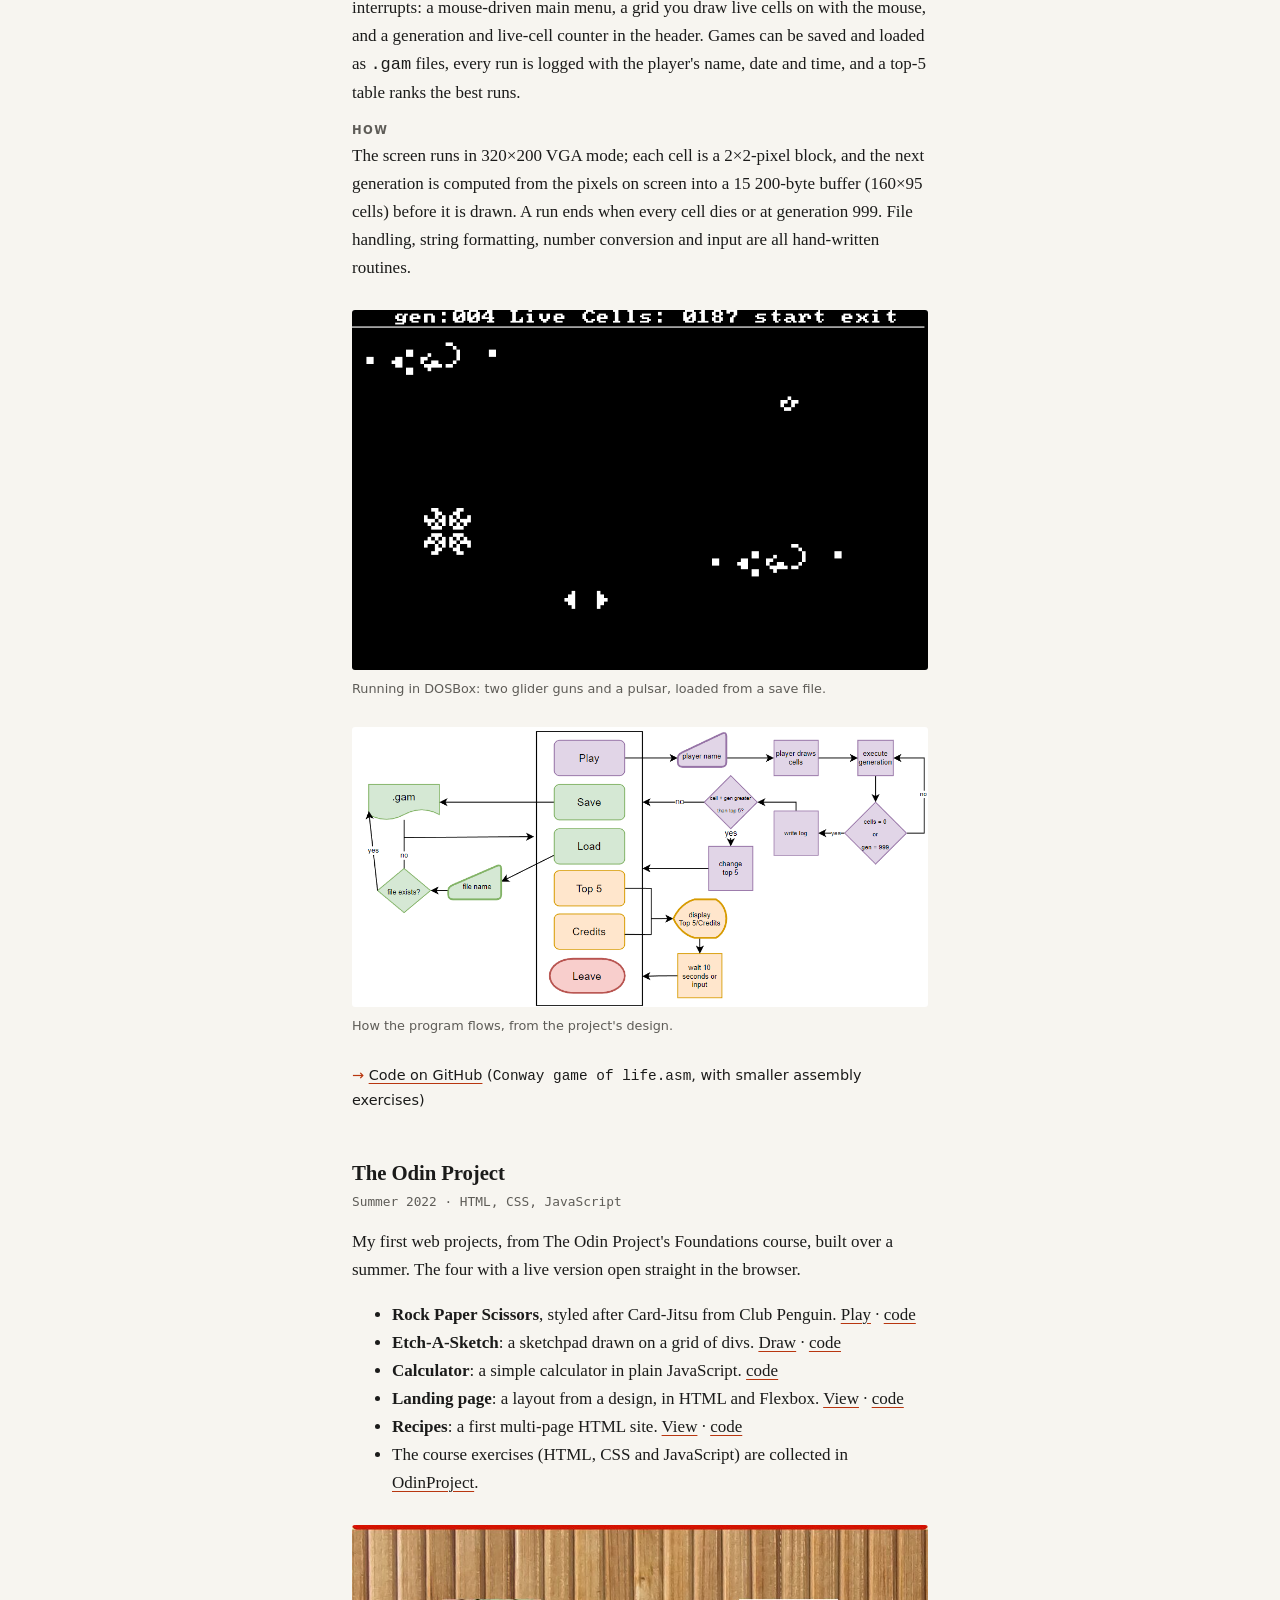
<file: projects.html>
<!doctype html>
<html lang="en">
<head>
<meta charset="utf-8">
<meta name="viewport" content="width=device-width, initial-scale=1">
<title>Projects · Filipe Cavalheiro</title>
<meta name="description" content="Projects by Filipe Cavalheiro: embedded systems, rocket air brakes, a guitar-playing robot, OpenGL mapping, C terminal apps, open-source contributions, 3D printing, university projects such as Conway's Game of Life in 8086 assembly, and first web projects.">
<meta name="color-scheme" content="light dark">
<link rel="stylesheet" href="style.css">
<script src="gallery.js" defer></script>
<link rel="icon" href="data:image/svg+xml,%3Csvg xmlns='http://www.w3.org/2000/svg' viewBox='0 0 16 16'%3E%3Ccircle cx='8' cy='8' r='5' fill='%23b8360f'/%3E%3C/svg%3E">
</head>
<body>
<a class="skip" href="#main">Skip to content</a>
<div class="wrap">
<header class="site-head">
  <a class="name" href="index.html">Filipe Cavalheiro</a>
  <nav aria-label="Main">
    <ul>
      <li><a href="index.html">Home</a></li>
      <li><a href="research.html">Research</a></li>
      <li><a href="projects.html" aria-current="page">Projects</a></li>
      <li><a href="about.html">About</a></li>
    </ul>
  </nav>
</header>

<main id="main">
  <h1>Projects</h1>
  <p class="lede">Things I built because I wanted to see them work, newest first by when they were
    finished; course projects from the B.Sc. and M.Sc. at NOVA FCT are in among them. The research
    projects are on the <a href="research.html">research page</a>.</p>

  <ol class="toc">
    <li><a href="#ongoing">Ongoing</a></li>
    <li><a href="#y2026">2026</a></li>
    <li><a href="#y2025">2025</a></li>
    <li><a href="#y2024">2024</a></li>
    <li><a href="#y2023">2023</a></li>
    <li><a href="#y2022">2022</a></li>
    <li><a href="#smaller">Smaller things</a></li>
  </ol>

  <!-- ============================================================ -->
  <h2 id="ongoing">Ongoing</h2>

  <h3 id="romm">RomM: save sync with PlayStation consoles</h3>
  <p class="meta">2026 · Python · FTP · <span class="status">draft pull request</span></p>
  <dl class="facts">
    <dt>What</dt>
    <dd>A feature for <a href="https://github.com/rommapp/romm">RomM</a>, a self-hosted ROM manager:
      RomM keeps the saves of a PS3 or PS4 on the local network in sync, both ways, over the console's
      FTP server (webMAN MOD on the PS3, GoldHEN on the PS4).</dd>
    <dt>How</dt>
    <dd>Each console type is a small profile (where profiles, games and saves live, what a valid save
      looks like); the FTP client, sync loop and polling are shared, so another console is one more
      profile. Only folders whose file listing changed are transferred; large PS4 save folders are
      streamed instead of held in memory; saves are only pushed back to the console that made them,
      because they are signed for one console and user.</dd>
    <dt>Note</dt>
    <dd>Developed with the help of Claude Code. RomM itself is a third-party project; this is my contribution to it.</dd>
  </dl>
  <ul class="links">
    <li><a href="https://github.com/rommapp/romm/pull/5319">rommapp/romm #5319</a> (draft, open)</li>
  </ul>

  <h3 id="cad">Parts that had to exist</h3>
  <p class="meta">2020 – 2025 · Onshape, FreeCAD · Prusa MK3S</p>
  <p>Over 100 hours of modelling, mostly in Onshape, printed in PLA. For research and teams: the
    component housing and Raspberry Pi mount of the fixed-wing drone, the air brakes of the rocket.
    At home: an automatic dog feeder with its own circuit, a headset holder, a PS3 controller holder,
    a wire organiser and smaller fixes. I have also been learning BIM modelling in FreeCAD.</p>
  <!-- TODO: confirm which of the models in Projects/CAD are your own designs (e.g. the Claptrap model was left out on purpose) and whether you want photos of any print. -->

  <!-- ============================================================ -->
  <h2 id="y2026">2026</h2>

  <h3 id="kindle">Send to Kindle for Zotero</h3>
  <p class="meta">2026 · JavaScript · Zotero 8–10 plugin</p>
  <dl class="facts">
    <dt>What</dt>
    <dd>A Zotero plugin that adds “Send PDF to Kindle” to the item menu and copies the PDF to a Kindle
      running KOReader over SSH, mirroring the Zotero collection structure on the device.</dd>
    <dt>Why</dt>
    <dd>Reading papers on e-ink, without emailing files to myself.</dd>
    <dt>How</dt>
    <dd>Finds the Kindle's IP from its MAC address in the ARP table (probing the local subnet if needed),
      then runs <code>ssh mkdir -p</code> and <code>scp</code> against KOReader's built-in SSH server.
      Linux only; tested on a Kindle Paperwhite (10th generation). Written with Claude Code.</dd>
  </dl>
  <ul class="links">
    <li><a href="https://github.com/Filipe-Cavalheiro/zotero-send-to-kindle">Code on GitHub</a> (MIT)</li>
  </ul>

  <h3 id="tapdi">A “Simon Says” game you play with your body</h3>
  <p class="meta">2025 – 2026 · Computer Vision (TAPDI) · Python, OpenCL, OpenCV DNN, OpenPose</p>
  <!-- TODO: credit teammates if this was a group project. -->
  <dl class="facts">
    <dt>What</dt>
    <dd>A real-time game controlled by body movement through an ordinary webcam: the player has to put
      their hands over the coloured regions the screen asks for, faster as the score grows.</dd>
    <dt>How</dt>
    <dd>A deep-learning face detector finds the player; GPU template matching, written as custom OpenCL
      kernels, keeps tracking the face from frame to frame. A body region cut out around the face goes
      to OpenPose for the hand keypoints, which drive the game's states and collision checks. The heavy
      image processing runs on the GPU; game logic stays in Python.</dd>
  </dl>
  <ul class="links">
    <li><a href="https://github.com/Filipe-Cavalheiro/simon-says-computer-vision">Code on GitHub</a> (with the course's practical assignments)</li>
  </ul>

  <!-- ============================================================ -->
  <h2 id="y2025">2025</h2>

  <h3 id="satellite">Satellite attitude control with nonlinear MPC</h3>
  <p class="meta">2025 · Control in Cyber-Physical Systems (CPCS), project II · MATLAB · with António Canteiro and Rafael Louro</p>
  <p>Attitude control of a rigid-body satellite, with orientation on SO(3) and torque as input: a
    nonlinear model-predictive controller for the unconstrained manoeuvre and again with constraints.</p>
  <ul class="links">
    <li><a href="https://github.com/Filipe-Cavalheiro/satellite-attitude-nmpc">Code and report on GitHub</a></li>
  </ul>

  <h3 id="tractor">An autonomous sprayer for an olive orchard</h3>
  <p class="meta">2025 · Control in Cyber-Physical Systems (CPCS), project I · MATLAB · with António Canteiro and Rafael Louro</p>
  <dl class="facts">
    <dt>What</dt>
    <dd>Automating a tractor that tows a sprayer through an olive orchard, in three steps of rising
      difficulty: drive to a point, follow a row despite terrain disturbances, then carry out the whole
      spraying job, delivering 8 ml to every tree within reach while keeping the cost per hectare low and
      staying clear of the trees.</dd>
    <dt>How</dt>
    <dd>The tractor is a nonlinear kinematic model with a towed trailer. The first step uses a linear
      model-predictive controller; the full job uses a Lyapunov-based backstepping controller that
      follows waypoints laid out between the rows at 40 km/h, with tractor and trailer integrated with
      <code>ode45</code>. The spray is a half-disc behind the trailer, and its overlap with each tree's
      canopy, integrated over time, gives the dose each tree received.</dd>
  </dl>
  <figure>
    <div class="gallery">
      <a href="assets/gallery/matlab/tractor.mp4" data-type="video" data-caption="Simulation: tractor, hitch, trailer and spray area (blue) moving through the rows."><img src="assets/gallery/matlab/tractor-video-thumb.jpg" width="480" height="500" loading="lazy" alt="Animation: the tractor, drawn as a circle, tows the sprayer down the rows of olive trees; the blue half-disc behind the trailer is the spray."></a>
      <a href="assets/gallery/matlab/tractor-path.png" data-caption="The whole run: reference (thin line) and the path the tractor followed (red)."><img src="assets/gallery/matlab/tractor-path-thumb.jpg" width="480" height="490" loading="lazy" alt="Plot of the tractor path among twelve olive trees drawn as circles: the red path follows the reference between the rows, swinging wide at each turn."></a>
    </div>
    <figcaption>Re-run in MATLAB R2024a for this page.</figcaption>
  </figure>
  <ul class="links">
    <li><a href="https://github.com/Filipe-Cavalheiro/autonomous-orchard-sprayer">Code and report on GitHub</a></li>
  </ul>

  <h3 id="coppeliasim">A simulated car you can drive, or that drives and parks itself</h3>
  <p class="meta">2025 · Simulation of Systems (SmSs) · Python · CoppeliaSim, pygame</p>
  <dl class="facts">
    <dt>What</dt>
    <dd>A small car in CoppeliaSim that follows a path around an obstacle course, avoids obstacles,
      parallel-parks on its own, and can also be driven by hand with a Logitech MOMO steering wheel
      and pedals.</dd>
    <dt>How</dt>
    <dd>A Python client steps the simulation through CoppeliaSim's ZeroMQ remote API. In automatic
      mode a PID controller steers towards the next reference point; when the front proximity sensor
      sees an obstacle the car steers at full lock away from it; parking mode switches to the parking
      references once the car passes the bay. In manual mode the wheel and pedals, read with pygame,
      set steering and speed directly, and a small terminal interface shows the mode and state.</dd>
  </dl>
  <figure>
    <div class="gallery">
      <a href="assets/gallery/coppeliasim/coppeliasim-lap.mp4" data-type="video" data-caption="A lap in automatic mode, about 10× speed: the whole course (left) and a camera following the car (right); the green post is the current reference."><img src="assets/gallery/coppeliasim/coppeliasim-lap-video-thumb.jpg" width="480" height="240" loading="lazy" alt="Animation: top-down view of the course next to a camera following the car as it drives around the course in automatic mode."></a>
      <a href="assets/gallery/coppeliasim/coppeliasim-parking.mp4" data-type="video" data-caption="Parking mode, about 5× speed: forward to the first mark, then reverse into the bay."><img src="assets/gallery/coppeliasim/coppeliasim-parking-video-thumb.jpg" width="480" height="360" loading="lazy" alt="Animation: the car seen from above drives forward, then reverses into the parking bay beside a wall."></a>
      <a href="assets/gallery/coppeliasim/coppeliasim-course.png" data-caption="The obstacle course built in CoppeliaSim."><img src="assets/gallery/coppeliasim/coppeliasim-course-thumb.jpg" width="480" height="388" loading="lazy" alt="Top view of the CoppeliaSim scene: the obstacle course the car drives around."></a>
      <a href="assets/gallery/coppeliasim/coppeliasim-parked.png" data-caption="The car after the automatic parallel-parking routine."><img src="assets/gallery/coppeliasim/coppeliasim-parked-thumb.jpg" width="461" height="388" loading="lazy" alt="The car parked in the parking bay after the automatic manoeuvre."></a>
    </div>
  </figure>
  <ul class="links">
    <li><a href="https://github.com/Filipe-Cavalheiro/coppeliasim-vehicle-pid-navigation">Code and report on GitHub</a></li>
  </ul>

  <h3 id="fifa">A FIFA 2024 team picked under budget, wage and gender constraints</h3>
  <p class="meta">2025 · Sensory Perception (PSN) · Python, pandas · with Diogo Novais and João Santa-Rita</p>
  <dl class="facts">
    <dt>What</dt>
    <dd>Choose 11 players from about 20&nbsp;000 in the FIFA 2024 data for a 4-3-3 team that is as
      strong and balanced as possible, within an acquisition budget, a monthly wage cap, a budget split
      across defence, midfield and attack, and at least four players of each gender.</dd>
    <dt>How</dt>
    <dd>Each role gets a score from the related FIFA position ratings, and a pool of the 300 best
      affordable players per role cuts the search space. Teams are built around a seed player, filling
      the other roles with candidates close to its rating and checking every constraint on each
      addition, then polished by swapping out the least balanced player. An evolutionary search keeps
      the best 15&nbsp;% of each generation by a fitness that rewards a high, even rating and penalises
      age and cost.</dd>
  </dl>
  <ul class="links">
    <li><a href="https://github.com/Filipe-Cavalheiro/fifa-mixed-team-optimizer">Code, write-up and slides on GitHub</a></li>
  </ul>

  <h3 id="astar">A ground vehicle that avoids obstacles and detects its own faults</h3>
  <p class="meta">2025 · Decision Systems (SDC) · MATLAB · A*, Kalman filter, set-valued observers</p>
  <dl class="facts">
    <dt>What</dt>
    <dd>A decision system for a ground vehicle, built in three iterations: a double-integrator model with
      an A* path smoothed by splines, a controller and a fault-detection observer; then the nonlinear
      vehicle model handled by feedback linearisation; then an optimised version of the whole chain.</dd>
    <dt>How</dt>
    <dd>The map is a 20 × 20 grid. At every step A* plans a path to the target around an obstacle whose
      keep-out zone grows with how unsure the vehicle is of its own position; cubic splines turn the
      grid path into a smooth reference, which a pole-placement controller follows. A Kalman filter
      estimates the state, and a set-valued observer built on constrained zonotopes bounds every
      position the vehicle could be in: if that set collapses, the measurements no longer fit the model
      and a fault is reported.</dd>
  </dl>
  <figure>
    <div class="gallery">
      <a href="assets/gallery/matlab/astar.mp4" data-type="video" data-caption="Simulation: the path is re-planned at every step around the obstacle, which grows with the uncertainty of the position estimate."><img src="assets/gallery/matlab/astar-video-thumb.jpg" width="480" height="480" loading="lazy" alt="Animation: the vehicle drives from the start to the target around an elliptical obstacle, with the planned path redrawn at every step."></a>
      <a href="assets/gallery/matlab/astar-path.png" data-caption="The finished run: blocked grid cells (red), the vehicle positions (circles) and the last set-valued estimate (box)."><img src="assets/gallery/matlab/astar-path-thumb.jpg" width="480" height="492" loading="lazy" alt="Plot of the final run: the obstacle as a blue ellipse surrounded by red grid points marked as blocked, the planned path and the vehicle positions going around it to the target, and a box showing the set of possible positions."></a>
    </div>
    <figcaption>Re-run in MATLAB R2024a for this page, with the start and target fixed instead of picked with the mouse.</figcaption>
  </figure>
  <ul class="links">
    <li><a href="https://github.com/Filipe-Cavalheiro/ground-vehicle-fault-detection">Code and report on GitHub</a></li>
  </ul>

  <h3 id="soil-sensor">An open, solar-powered soil sensor</h3>
  <p class="meta">2025 · SAD course project · <span class="status">design proposal</span></p>
  <!-- TODO: check the course's English name and whether the node was built or only proposed. -->
  <p>A low-cost, solar-powered soil-monitoring node that reports over LoRa, designed with open hardware
    and software as an alternative to commercial sensors costing around €300 each plus a yearly fee.
    A solar panel feeds an LM2596S buck converter and a TP4056 charger for four 18650 cells; an MT3608
    boost converter powers an ESP32, which reads an RS485 soil sensor through an RS485-to-TTL converter
    and sends the readings over a LoRa module.</p>
  <figure>
    <a href="assets/soil-sensor-circuit.png"><img src="assets/soil-sensor-circuit.png" width="713" height="420" loading="lazy"
         alt="Block diagram: solar panel to LM2596S to TP4056, which charges four 18650 batteries and feeds an MT3608; the MT3608 powers an ESP32, which is wired to a soil sensor through an RS485-to-TTL converter and to a LoRa module."></a>
    <figcaption>How the node is wired, from the solar panel to the LoRa radio.</figcaption>
  </figure>

  <h3 id="px4">PX4: fixed-wing aerodynamics and parameter tools</h3>
  <p class="meta">2024 – 2025 · Python · PX4, Gazebo, AVL</p>
  <dl class="facts">
    <dt>What</dt>
    <dd>The tooling behind my <a href="research.html#yefece2025">YEF-ECE 2025 paper</a>, offered back to PX4:
      enhancements to the AVL automation in PX4-gazebo-models, which turns a YAML description of an
      aircraft into a Gazebo model with real aerodynamic coefficients, and two tools for moving
      parameters between QGroundControl and PX4's simulation (QGC2ROMFS and ROMFS2QGC).</dd>
    <dt>Why</dt>
    <dd>Fixed-wing drones are hard to simulate faithfully; every new airframe meant hand-editing
      model files.</dd>
  </dl>
  <ul class="links">
    <li><a href="https://github.com/PX4/PX4-gazebo-models/pull/79">PX4-gazebo-models #79</a> (open) ·
        <a href="https://github.com/PX4/PX4-gazebo-models/pull/61">#61</a> (closed)</li>
    <li><a href="https://github.com/PX4/PX4-Autopilot/pull/24373">PX4-Autopilot #24373</a> ·
        <a href="https://github.com/PX4/PX4-Autopilot/pull/24374">#24374</a> (closed)</li>
  </ul>

  <h3 id="neecathon">A robot that plays a rhythm game</h3>
  <!-- TODO: confirm the event name (CV says "NEECathon 2025"; the banner in the photo reads "Makeathon NEEC"). -->
  <p class="meta">February 2025 · NEECathon · <span class="status">winning team</span> · ESP32, FreeRTOS, Python · with Marcos Romão, Andre, Julio Lopes</p>
  <dl class="facts">
    <dt>What</dt>
    <dd>Servos zip-tied to a guitar controller press the five fret buttons and the strum bar on their
      own, playing a Guitar Hero-style game from what is on screen.</dd>
    <dt>How</dt>
    <dd>A Python script grabs a strip of the screen above each of the five note lanes, detects notes
      by colour, converts how far each note is from the strike line into a delay, and sends the five
      delays over serial. On an ESP32 running FreeRTOS, one task per fret receives its delay through a
      queue, presses at the right moment and signals a shared strum task through a semaphore.
      Two versions of the screen layout were tuned: solo and duel.</dd>
  </dl>
  <figure>
    <div class="gallery">
      <a href="assets/neecathon-servo.jpg" data-caption="One of the servos on the guitar controller."><img src="assets/neecathon-servo.jpg" width="900" height="675" loading="lazy" alt="Close-up of a small blue servo motor zip-tied to the neck of a black guitar game controller decorated with flames."></a>
      <a href="assets/gallery/hackathon/hackathon-01.jpg"><img src="assets/gallery/hackathon/hackathon-01-thumb.jpg" width="480" height="640" loading="lazy" alt="Someone seated in the hackathon room with the guitar controller and its servo rig in their hands."></a>
      <a href="assets/gallery/hackathon/hackathon-02.jpg"><img src="assets/gallery/hackathon/hackathon-02-thumb.jpg" width="480" height="640" loading="lazy" alt="The team table: a laptop running the rhythm game among helmets, cables and parts."></a>
      <a href="assets/gallery/hackathon/hackathon-03.jpg"><img src="assets/gallery/hackathon/hackathon-03-thumb.jpg" width="480" height="640" loading="lazy" alt="Close-up of the ESP32 board with its red power LED and coloured jumper wires."></a>
      <a href="assets/gallery/hackathon/hackathon-04.jpg"><img src="assets/gallery/hackathon/hackathon-04-thumb.jpg" width="480" height="360" loading="lazy" alt="The flame-decorated guitar controller on a lap, a servo on the strum bar and a breadboard beside it."></a>
      <a href="assets/gallery/hackathon/hackathon-05.jpg"><img src="assets/gallery/hackathon/hackathon-05-thumb.jpg" width="480" height="360" loading="lazy" alt="The wooden frame that holds the fret servos over the controller, wired to a breadboard."></a>
      <a href="assets/gallery/hackathon/hackathon-07.jpg"><img src="assets/gallery/hackathon/hackathon-07-thumb.jpg" width="480" height="360" loading="lazy" alt="The wooden servo frame standing on the table, with coloured labels for the five frets."></a>
      <a href="assets/gallery/hackathon/hackathon-08.jpg"><img src="assets/gallery/hackathon/hackathon-08-thumb.jpg" width="480" height="360" loading="lazy" alt="Two laptops and the electronics spread over the hackathon table."></a>
      <a href="assets/gallery/hackathon/hackathon-video-1.mp4" data-type="video" data-caption="Video, 29 s: the rig and the table during the hackathon."><img src="assets/gallery/hackathon/hackathon-video-1-thumb.jpg" width="480" height="854" loading="lazy" alt="Video, 29 s: the rig and the table during the hackathon."></a>
      <a href="assets/gallery/hackathon/hackathon-video-2.mp4" data-type="video" data-caption="Video, 36 s: the game running on the laptop next to the rig."><img src="assets/gallery/hackathon/hackathon-video-2-thumb.jpg" width="480" height="270" loading="lazy" alt="Video, 36 s: the game running on the laptop next to the rig."></a>
      <a href="assets/gallery/hackathon/hackathon-video-3.mp4" data-type="video" data-caption="Video, 21 s: the laptop and the guitar rig on the table."><img src="assets/gallery/hackathon/hackathon-video-3-thumb.jpg" width="480" height="268" loading="lazy" alt="Video, 21 s: the laptop and the guitar rig on the table."></a>
      <a href="assets/gallery/hackathon/hackathon-video-4.mp4" data-type="video" data-caption="Video, 17 s: the servo frame and wiring on the workbench."><img src="assets/gallery/hackathon/hackathon-video-4-thumb.jpg" width="480" height="854" loading="lazy" alt="Video, 17 s: the servo frame and wiring on the workbench."></a>
      <a href="assets/gallery/hackathon/hackathon-video-5.mp4" data-type="video" data-caption="Video, 17 s: the guitar controller with the servos mounted."><img src="assets/gallery/hackathon/hackathon-video-5-thumb.jpg" width="480" height="854" loading="lazy" alt="Video, 17 s: the guitar controller with the servos mounted."></a>
      <a href="assets/gallery/hackathon/hackathon-video-6.mp4" data-type="video" data-caption="Video, 39 s: the robot playing, with the game on screen."><img src="assets/gallery/hackathon/hackathon-video-6-thumb.jpg" width="480" height="854" loading="lazy" alt="Video, 39 s: the robot playing, with the game on screen."></a>
    </div>
    <figcaption>Photos and videos from the hackathon. Select one to open it.</figcaption>
  </figure>

  <!-- ============================================================ -->
  <h2 id="y2024">2024</h2>

  <h3 id="intelligent-control">Adaptive, neural-network and fuzzy control of a real thermal process</h3>
  <p class="meta">2024 · Intelligent Control (CI) · MATLAB · with Rafael Louro</p>
  <dl class="facts">
    <dt>What</dt>
    <dd>Three controllers for the same lab plant, a PCT 37-100 air heater, each designed in simulation
      and then run on the real process.</dd>
    <dt>How</dt>
    <dd>An ARX model identified from experimental data, a pole-placement controller on it, and an
      adaptive version that re-estimates the model online with recursive least squares. Then a neural
      network of the process and a second one trained as its inverse, combined in internal model
      control. Last, a PI controller with Mamdani fuzzy inference, its scaling factors from
      Ziegler&ndash;Nichols on the ARX model, tested against changes in the air intake.</dd>
  </dl>
  <figure>
    <div class="gallery">
      <a href="assets/gallery/intelligent-control/ci-adaptive.png" data-caption="Adaptive controller on the real process: reference (green), measured temperature (blue) and control input (red)."><img src="assets/gallery/intelligent-control/ci-adaptive-thumb.jpg" width="480" height="232" loading="lazy" alt="Plot of the real process under the adaptive controller: the measured temperature follows a stepped reference closely."></a>
      <a href="assets/gallery/intelligent-control/ci-nn-imc.png" data-caption="Neural-network IMC on the real process: stepped input (red) and measured temperature (blue)."><img src="assets/gallery/intelligent-control/ci-nn-imc-thumb.jpg" width="480" height="232" loading="lazy" alt="Plot of the real process under the neural-network controller following a stepped reference."></a>
      <a href="assets/gallery/intelligent-control/ci-fuzzy.png" data-caption="Fuzzy PI on the real process, with disturbances in the air intake."><img src="assets/gallery/intelligent-control/ci-fuzzy-thumb.jpg" width="480" height="232" loading="lazy" alt="Plot of the real process under the fuzzy PI controller: the temperature returns to the stepped reference after each disturbance."></a>
    </div>
  </figure>
  <ul class="links">
    <li><a href="https://github.com/Filipe-Cavalheiro/intelligent-control-thermal-process">Code, data and reports on GitHub</a> (reports in Portuguese)</li>
  </ul>

  <h3 id="road-signs">Road-sign recognition with hand-written image processing</h3>
  <p class="meta">2024 · Sensor Systems (SS) · C#, Emgu CV · with Diogo Novais</p>
  <dl class="facts">
    <dt>What</dt>
    <dd>A Windows program that finds traffic signs in a photo, tells warning triangles from round signs
      and reads the number on speed-limit signs. The image processing is written by hand, working
      directly on the pixel buffer; the library is used to hold the images.</dd>
    <dt>How</dt>
    <dd>The image goes to HSV and a red filter keeps the sign borders; connected-component labelling
      separates the blobs, small ones are dropped, and each blob's bounding box and circularity say
      what shape it is. Inside a round sign a black filter isolates the digits, which are compared
      with reference digits to read the limit.</dd>
  </dl>
  <figure>
    <div class="gallery">
      <a href="assets/gallery/road-signs/road-signs-01.jpg"><img src="assets/gallery/road-signs/road-signs-01-thumb.jpg" width="480" height="854" loading="lazy" alt="The program on a photo with a 50 km/h sign: the cropped sign and its digits shown above a table of results."></a>
      <a href="assets/gallery/road-signs/road-signs-02.jpg"><img src="assets/gallery/road-signs/road-signs-02-thumb.jpg" width="480" height="854" loading="lazy" alt="A road photo with a dangerous-curve sign above a no-overtaking sign, loaded in the program."></a>
      <a href="assets/gallery/road-signs/road-signs-03.jpg"><img src="assets/gallery/road-signs/road-signs-03-thumb.jpg" width="480" height="854" loading="lazy" alt="A 50 km/h sign after segmentation, with the regions found around its digits."></a>
      <a href="assets/gallery/road-signs/road-signs-04.jpg"><img src="assets/gallery/road-signs/road-signs-04-thumb.jpg" width="480" height="854" loading="lazy" alt="Output of the red filter: a warning triangle and a round sign isolated from the background."></a>
      <a href="assets/gallery/road-signs/road-signs-05.jpg"><img src="assets/gallery/road-signs/road-signs-05-thumb.jpg" width="480" height="854" loading="lazy" alt="Output of the red filter on a warning triangle."></a>
      <a href="assets/gallery/road-signs/road-signs-06.jpg"><img src="assets/gallery/road-signs/road-signs-06-thumb.jpg" width="480" height="854" loading="lazy" alt="A 40 km/h sign with boxes around the detected digits."></a>
      <a href="assets/gallery/road-signs/road-signs-07.jpg"><img src="assets/gallery/road-signs/road-signs-07-thumb.jpg" width="480" height="854" loading="lazy" alt="A 50 km/h sign next to its red ring as seen by the filter."></a>
    </div>
    <figcaption>Screens of the program at work.</figcaption>
  </figure>
  <ul class="links">
    <li><a href="https://github.com/Filipe-Cavalheiro/Road-Sign-Detection">Code on GitHub</a></li>
  </ul>

  <h3 id="airplane-business">Airplane Business</h3>
  <p class="meta">Summer 2024 · C · Windows console, ANSI escape codes</p>
  <dl class="facts">
    <dt>What</dt>
    <dd>A text-mode airline manager drawn entirely with escape codes and box-drawing characters: create
      and delete aircraft of a given type (A318 to A321 seat maps), see a flight's occupancy, reserve a
      specific seat, fill a flight with random passengers from name lists, look up who sits where, show
      an ASCII world map and start a flight.</dd>
    <dt>Why</dt>
    <dd>A summer project to see how far a terminal user interface can go in plain C, with no libraries.</dd>
  </dl>
  <figure>
    <div class="gallery wide">
      <a href="assets/gallery/airplane-business/airplane-business-01.png"><img src="assets/gallery/airplane-business/airplane-business-01-thumb.jpg" width="480" height="300" loading="lazy" alt="The start screen: the Airplane Business logo in ASCII art inside a double-line box, above the main menu of nine options."></a>
      <a href="assets/gallery/airplane-business/airplane-business-02.png"><img src="assets/gallery/airplane-business/airplane-business-02-thumb.jpg" width="480" height="300" loading="lazy" alt="Creating a plane: the list of aircraft types with a preview of the A318 seat map, 3 executive and 15 tourist rows, seats lettered a to f."></a>
      <a href="assets/gallery/airplane-business/airplane-business-03.png"><img src="assets/gallery/airplane-business/airplane-business-03-thumb.jpg" width="480" height="300" loading="lazy" alt="After naming the new plane, choosing its current location from the list of airport codes."></a>
      <a href="assets/gallery/airplane-business/airplane-business-04.png"><img src="assets/gallery/airplane-business/airplane-business-04-thumb.jpg" width="480" height="300" loading="lazy" alt="Occupancy of an A318 filled with random passengers: bar charts by window, aisle and centre seat and by class, above the seat map where free seats are dots."></a>
      <a href="assets/gallery/airplane-business/airplane-business-05.png"><img src="assets/gallery/airplane-business/airplane-business-05-thumb.jpg" width="480" height="300" loading="lazy" alt="The ASCII world map."></a>
      <a href="assets/gallery/airplane-business/airplane-business-06.png"><img src="assets/gallery/airplane-business/airplane-business-06-thumb.jpg" width="480" height="300" loading="lazy" alt="Starting a flight: picking the plane, then its destination airport."></a>
    </div>
    <figcaption>Screens from a run on Linux: menu, creating a plane, occupancy, world map and starting a flight.</figcaption>
  </figure>
  <ul class="links">
    <li><a href="https://github.com/Filipe-Cavalheiro/AirPlane-Business">Code on GitHub</a></li>
  </ul>

  <h3 id="opengl">OpenGL experiments</h3>
  <p class="meta">2023 – 2024 · C, C++ · OpenGL, GLFW, GLSL</p>
  <p>The graphics side of the car project and a few half-finished experiments around it: a C++
    rewrite of the mapping viewer with its own serial-communication class and shaders for the grid,
    the car and the obstacle cubes, a robot arm and SLAM-style mapping.</p>
  <p>I learnt OpenGL by following <a href="https://learnopengl.com/">LearnOpenGL</a> by Joey de Vries;
    the triangle and the lit cubes below are exercises from it.</p>
  <figure>
    <div class="gallery">
      <a href="assets/gallery/opengl/opengl-01.jpg"><img src="assets/gallery/opengl/opengl-01-thumb.jpg" width="480" height="270" loading="lazy" alt="An orange cube lit by a white cube that stands in for the light source."></a>
      <a href="assets/gallery/opengl/opengl-02.jpg"><img src="assets/gallery/opengl/opengl-02-thumb.jpg" width="480" height="270" loading="lazy" alt="A triangle with red, green and blue corners blending into each other."></a>
      <a href="assets/gallery/opengl/opengl-video-1.mp4" data-type="video" data-caption="Video, 7 s: a cube lit by a light whose colour changes over time."><img src="assets/gallery/opengl/opengl-video-1-thumb.jpg" width="480" height="266" loading="lazy" alt="Video, 7 s: a cube lit by a light whose colour changes over time."></a>
    </div>
    <figcaption>Exercises from <a href="https://learnopengl.com/">LearnOpenGL</a>.</figcaption>
  </figure>
  <ul class="links">
    <li><a href="https://github.com/Filipe-Cavalheiro/openGL-Environment">openGL-Environment</a></li>
  </ul>

  <h3 id="airbrakes">Air brakes for a sounding rocket</h3>
  <p class="meta">2024 · Introduction to Scientific Research Program (PIIC), NOVA FCT · Java, C/C++, Arduino, OpenRocket</p>
  <dl class="facts">
    <dt>What</dt>
    <dd>An air-brake system that opens drag surfaces during the coast phase so the rocket's apogee lands
      as close as possible to a target altitude, as in the European Rocketry Challenge (EuRoC).
      Two pieces: a simulator plugin to design the controller, and the flight code to run it.</dd>
    <dt>OpenRocket plugin</dt>
    <dd>Built on ORBrake, the air-brake extension by WPI's High Power Rocketry Club: I ported it to
      OpenRocket 23.09 and JDK 17, exposed the air-brake drag coefficient in the interface and
      generalised it for other rockets, with the air brakes modelled as tube fins so the centre of
      pressure moves as they open.</dd>
    <dt>Arduino library</dt>
    <dd>A PID controller that takes altitude, total velocity and vertical velocity and drives the
      air-brake servo. To test it against a simulated flight that does not fit in the Arduino's memory, a
      Python script streams the OpenRocket CSV over serial one line at a time; a plain-C copy of the
      controller replays the same flight quickly on a PC, where the Arduino needs ten minutes
      for 180 s of flight.</dd>
    <dt>Hardware</dt>
    <dd>The air-brake mechanism was modelled and 3D-printed.</dd>
  </dl>
  <figure>
    <div class="gallery">
      <a href="assets/gallery/airbrakes/airbrakes-01.jpg"><img src="assets/gallery/airbrakes/airbrakes-01-thumb.jpg" width="480" height="640" loading="lazy" alt="A green 3D-printed hub with four curved slots and four black air-brake fins around it, on a table next to the orange frame of a 3D printer."></a>
      <a href="assets/gallery/airbrakes/airbrakes-video-1.mp4" data-type="video" data-caption="Video, 11 s: twisting the hub pushes the four fins out through the slots and pulls them back in."><img src="assets/gallery/airbrakes/airbrakes-video-1-thumb.jpg" width="480" height="864" loading="lazy" alt="Video, 11 s: twisting the hub pushes the four fins out through the slots and pulls them back in."></a>
    </div>
    <figcaption>The 3D-printed mechanism: the curved slots in the hub turn its rotation into the fins
      sliding out.</figcaption>
  </figure>
  <figure>
    <a class="video-link" href="https://www.youtube.com/watch?v=me6ttod58mk"><img src="assets/airbrakes-youtube.jpg" width="900" height="506" loading="lazy"
       alt="CAD render of the rocket in cross-section beside the air-brake mechanism: a slotted disc over four blue fins."></a>
    <figcaption>Video on YouTube: <a href="https://www.youtube.com/watch?v=me6ttod58mk">Rocket Air Brakes
      (development)</a>.</figcaption>
  </figure>
  <ul class="links">
    <li><a href="https://github.com/Filipe-Cavalheiro/OR-airbrakes-Plugin">OR-airbrakes-Plugin</a></li>
    <li><a href="https://github.com/Filipe-Cavalheiro/AirBrakes-Arduino">AirBrakes-Arduino</a></li>
    <li><a href="https://www.youtube.com/watch?v=me6ttod58mk">Rocket Air Brakes (development)</a> on YouTube</li>
  </ul>

  <h3 id="car-mapping">Car Mapping and Navigation</h3>
  <p class="meta">2023 – 2024 · C, C++, OpenGL · Arduino (ATmega328P)</p>
  <dl class="facts">
    <dt>What</dt>
    <dd>A small Elegoo robot car that maps the obstacles around it and shows them in 3D on a PC,
      while being driven from the keyboard.</dd>
    <dt>How</dt>
    <dd>On the car, an ultrasonic sensor on a servo measures distances and the ATmega328P drives the
      motors, first in bare-metal C written against the datasheet (ports, timers, UART), later in
      Arduino C++. Car and PC talk over a serial link with a compact binary protocol. The PC program,
      in C with OpenGL, keeps track of the car's pose and turns each distance reading into a block in a
      3D scene you can fly through.</dd>
  </dl>
  <figure>
    <img src="assets/elegoo_car.png" width="900" height="675" loading="lazy"
         alt="Close-up of a small Elegoo car (V1).">
    <figcaption>The Elegoo car (V1).</figcaption>
  </figure>
  <ul class="links">
    <li><a href="https://github.com/Filipe-Cavalheiro/Car-Mapping-and-Navigation">Code on GitHub</a></li>
  </ul>

  <!-- ============================================================ -->
  <h2 id="y2023">2023</h2>

  <h3 id="str">Real-time systems: conveyor, warehouse and car wash</h3>
  <p class="meta">2023 · Real-Time Systems (STR) · C++, FreeRTOS, Java</p>
  <p>Three lab projects against simulated industrial plants: a splitter conveyor controlled by FreeRTOS
    tasks with events, queues and shared-resource locking; an automated pallet storage system written in
    Java; and a car-wash service manager in C++.</p>
  <figure>
    <div class="gallery">
      <a href="assets/gallery/str/str-conveyor.mp4" data-type="video" data-caption="The splitter-conveyor simulator sorting bricks (2× speed): the type is read from the magnetic sensors, then cylinder 1 pushes bricks into dock 1 and cylinder 2 into dock 2."><img src="assets/gallery/str/str-conveyor-video-thumb.jpg" width="480" height="222" loading="lazy" alt="Animation: the splitter-conveyor simulator, with sorted yellow bricks in both docks beside the belt."></a>
      <a href="assets/gallery/str/str-storage.mp4" data-type="video" data-caption="The pallet-storage simulator storing a pallet: the crane takes it to column 3, level 2, leaves it on the shelf and returns home (2× speed)."><img src="assets/gallery/str/str-storage-video-thumb.jpg" width="480" height="331" loading="lazy" alt="Animation: the pallet-storage simulator, with a pallet left on a shelf of the rack and the stacker crane back at its home position."></a>
    </div>
    <figcaption>The course's web simulators, recorded for this page and driven through their I/O ports by a short script.</figcaption>
  </figure>
  <ul class="links">
    <li><a href="https://github.com/Filipe-Cavalheiro/real-time-systems-labs">Code on GitHub</a> (our code only; the course's simulators are not included)</li>
  </ul>

  <h3 id="ml4space">ML4Space: machine learning for space, and a three-body hackathon</h3>
  <p class="meta">September 2023 · ML4Space Summer School, NOVA FCT · Python · <span class="status">hackathon: 6th of 7 teams</span></p>
  <dl class="facts">
    <dt>What</dt>
    <dd>The first edition of <a href="https://www.fct.unl.pt/en/news/2023/08/nova-fct-organizes-summer-school-dedicated-machine-learning-space-industry">ML4Space</a>,
      a summer school on machine learning for the space industry at NOVA FCT, with more than 50
      participants from around the world: four days of classes and labs (machine learning, deep
      learning with PyTorch, orbital mechanics), then a six-hour team hackathon on the fifth day.</dd>
    <dt>Hackathon</dt>
    <dd>The three-body problem: from simulated trajectories of three bodies on a plane, learn a model
      that predicts where each body will be at later times given only the initial positions, without
      numerical solvers. Submissions were ranked by the root-mean-square error of the predicted
      positions; my team finished 6th of 7.</dd>
  </dl>
  <figure>
    <div class="gallery">
      <a href="assets/gallery/ml4space/ml4space-01.jpg"><img src="assets/gallery/ml4space/ml4space-01-thumb.jpg" width="480" height="320" loading="lazy" alt="Participants listening in a wooden lecture hall during the ML4Space summer school."></a>
      <a href="assets/gallery/ml4space/ml4space-02.jpg"><img src="assets/gallery/ml4space/ml4space-02-thumb.jpg" width="480" height="304" loading="lazy" alt="Teams working on laptops at tables in a hall during the hackathon."></a>
      <a href="assets/gallery/ml4space/ml4space-03.jpg"><img src="assets/gallery/ml4space/ml4space-03-thumb.jpg" width="480" height="304" loading="lazy" alt="A group of participants around laptops, discussing their work."></a>
      <a href="assets/gallery/ml4space/ml4space-04.jpg"><img src="assets/gallery/ml4space/ml4space-04-thumb.jpg" width="480" height="320" loading="lazy" alt="Participants coding on laptops at a table, a blackboard behind them."></a>
      <a href="assets/gallery/ml4space/ml4space-05.jpg"><img src="assets/gallery/ml4space/ml4space-05-thumb.jpg" width="480" height="304" loading="lazy" alt="Five people at the front of a room, three of them holding certificates, at the end of the school."></a>
    </div>
    <figcaption>Photos: NOVA FCT, from the <a href="https://www.fct.unl.pt/en/news/2023/09/more-50-participants-all-over-world-first-edition-dedicated-machine-learning-space">news article</a> about the school.</figcaption>
  </figure>

  <!-- ============================================================ -->
  <h2 id="y2022">2022</h2>

  <h3 id="game-of-life">Conway's Game of Life in 8086 assembly</h3>
  <p class="meta">2022 · Microprocessors · x86 assembly (8086), DOS, VGA mode 13h · with Diogo Novais</p>
  <dl class="facts">
    <dt>What</dt>
    <dd>The full game, written in about 2 800 lines of 8086 assembly with BIOS and DOS interrupts:
      a mouse-driven main menu, a grid you draw live cells on with the mouse, and a generation and
      live-cell counter in the header. Games can be saved and loaded as <code>.gam</code> files,
      every run is logged with the player's name, date and time, and a top-5 table ranks the best
      runs.</dd>
    <dt>How</dt>
    <dd>The screen runs in 320×200 VGA mode; each cell is a 2×2-pixel block, and the next
      generation is computed from the pixels on screen into a 15 200-byte buffer (160×95 cells) before
      it is drawn. A run ends when every cell dies or at generation 999. File handling, string
      formatting, number conversion and input are all hand-written routines.</dd>
  </dl>
  <figure>
    <img src="assets/conway-life.gif" width="640" height="400" loading="lazy"
         alt="The program running in DOS: two Gosper glider guns firing gliders across a black grid, a pulsar and a few other patterns evolving, with the generation and live-cell counters in the header.">
    <figcaption>Running in DOSBox: two glider guns and a pulsar, loaded from a save file.</figcaption>
  </figure>
  <figure>
    <img src="assets/conway-flow.png" width="1060" height="515" loading="lazy"
         alt="Flowchart of the program: a main menu with Play, Save, Load, Top 5, Credits and Leave. Play asks for a player name, lets the player draw cells and runs generations until no cells are left or generation 999, then writes the log and updates the top 5 if needed. Save and Load read and write .gam files.">
    <figcaption>How the program flows, from the project's design.</figcaption>
  </figure>
  <ul class="links">
    <li><a href="https://github.com/Filipe-Cavalheiro/LearnAssembly8086">Code on GitHub</a> (<code>Conway game of life.asm</code>, with smaller assembly exercises)</li>
  </ul>

  <h3 id="odin">The Odin Project</h3>
  <p class="meta">Summer 2022 · HTML, CSS, JavaScript</p>
  <p>My first web projects, from The Odin Project's Foundations course, built over a summer.
    The four with a live version open straight in the browser.</p>
  <ul>
    <li><strong>Rock Paper Scissors</strong>, styled after Card-Jitsu from Club Penguin.
      <a href="https://filipe-cavalheiro.github.io/Odin-rock_paper_scissors/">Play</a> ·
      <a href="https://github.com/Filipe-Cavalheiro/Odin-rock_paper_scissors">code</a></li>
    <li><strong>Etch-A-Sketch</strong>: a sketchpad drawn on a grid of divs.
      <a href="https://filipe-cavalheiro.github.io/Odin-Etch-A-Sketch/">Draw</a> ·
      <a href="https://github.com/Filipe-Cavalheiro/Odin-Etch-A-Sketch">code</a></li>
    <li><strong>Calculator</strong>: a simple calculator in plain JavaScript.
      <a href="https://github.com/Filipe-Cavalheiro/Odin-calculater">code</a></li>
    <li><strong>Landing page</strong>: a layout from a design, in HTML and Flexbox.
      <a href="https://filipe-cavalheiro.github.io/Odin-landingPage/">View</a> ·
      <a href="https://github.com/Filipe-Cavalheiro/Odin-landingPage">code</a></li>
    <li><strong>Recipes</strong>: a first multi-page HTML site.
      <a href="https://filipe-cavalheiro.github.io/Odin-recipes/">View</a> ·
      <a href="https://github.com/Filipe-Cavalheiro/Odin-recipes">code</a></li>
    <li>The course exercises (HTML, CSS and JavaScript) are collected in
      <a href="https://github.com/Filipe-Cavalheiro/OdinProject">OdinProject</a>.</li>
  </ul>
  <figure>
    <img src="assets/odin-card-jitsu.jpg" width="900" height="563" loading="lazy"
         alt="Rock Paper Scissors as Card-Jitsu: a snow card and a fire card face each other on a wooden table, above the water, snow and fire buttons.">
    <figcaption>A round of Card-Jitsu.</figcaption>
  </figure>

  <!-- ============================================================ -->
  <h2 id="smaller">Smaller things</h2>
  <ul>
    <li><a href="https://github.com/Filipe-Cavalheiro/Smart-Home-using-Matter">Smart Home using Matter</a> (2025): an ESP32 reading several sensors, storing the data in Firebase and showing it in a Flutter Android app.</li>
    <li><a href="https://github.com/Filipe-Cavalheiro/FreeRTOS">FreeRTOS</a> (2023): small projects with FreeRTOS.</li>
    <li><a href="https://github.com/Filipe-Cavalheiro/path-finding-in-C">Path finding</a> and
        <a href="https://github.com/Filipe-Cavalheiro/Data-structures-in-C">data structures</a> in C (2023).</li>
    <li>Arduino sketches: UART by polling and by interrupts, an ultrasonic sensor, a load cell.</li>
    <li>MATLAB sketches of vector-field path following: converging onto and circulating around lines, circles, shapes and splines, in 2D and 3D.</li>
  </ul>
</main>

<footer class="site-foot">
  <ul>
    <li><a href="mailto:cavalheirofilipe@gmail.com">Email</a></li>
    <li><a href="https://linkedin.com/in/filipe-cavalheiro">LinkedIn</a></li>
    <li><a href="https://github.com/Filipe-Cavalheiro">GitHub</a></li>
  </ul>
</footer>
</div>
</body>
</html>
</file>
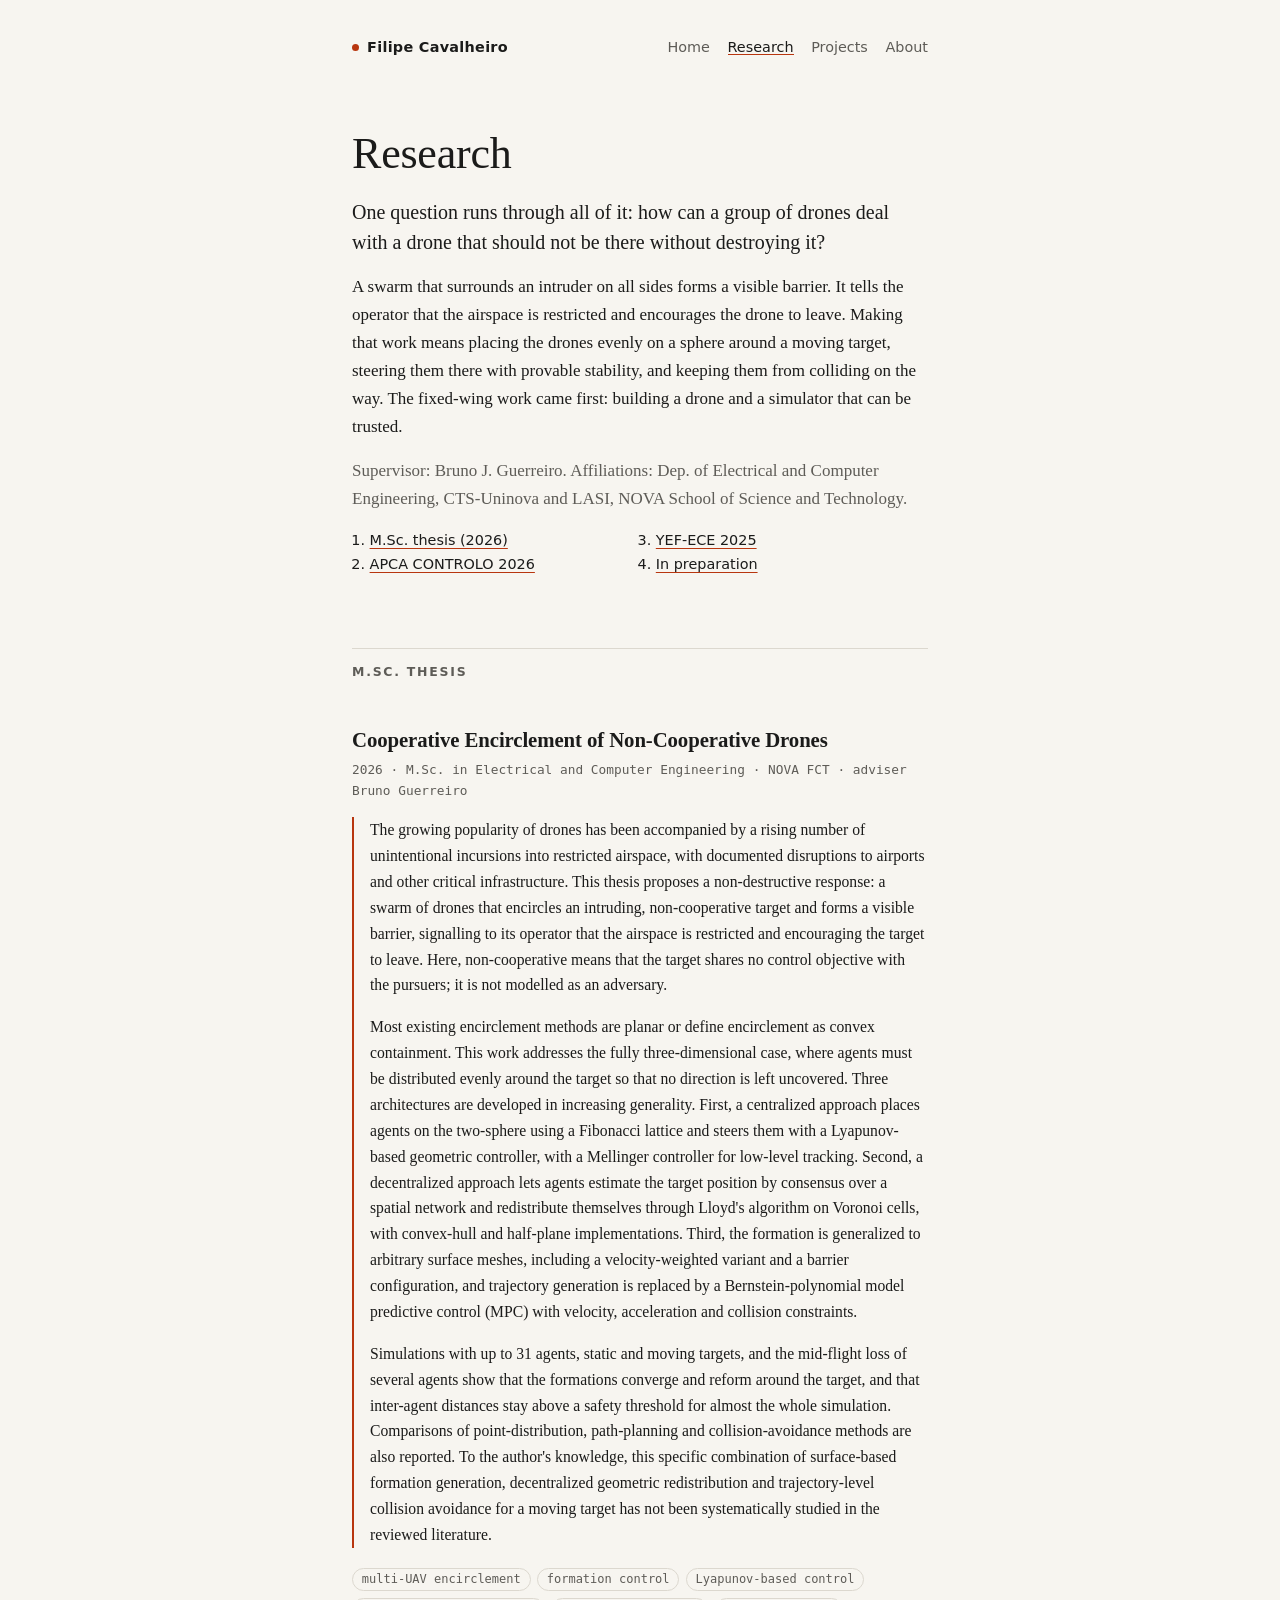
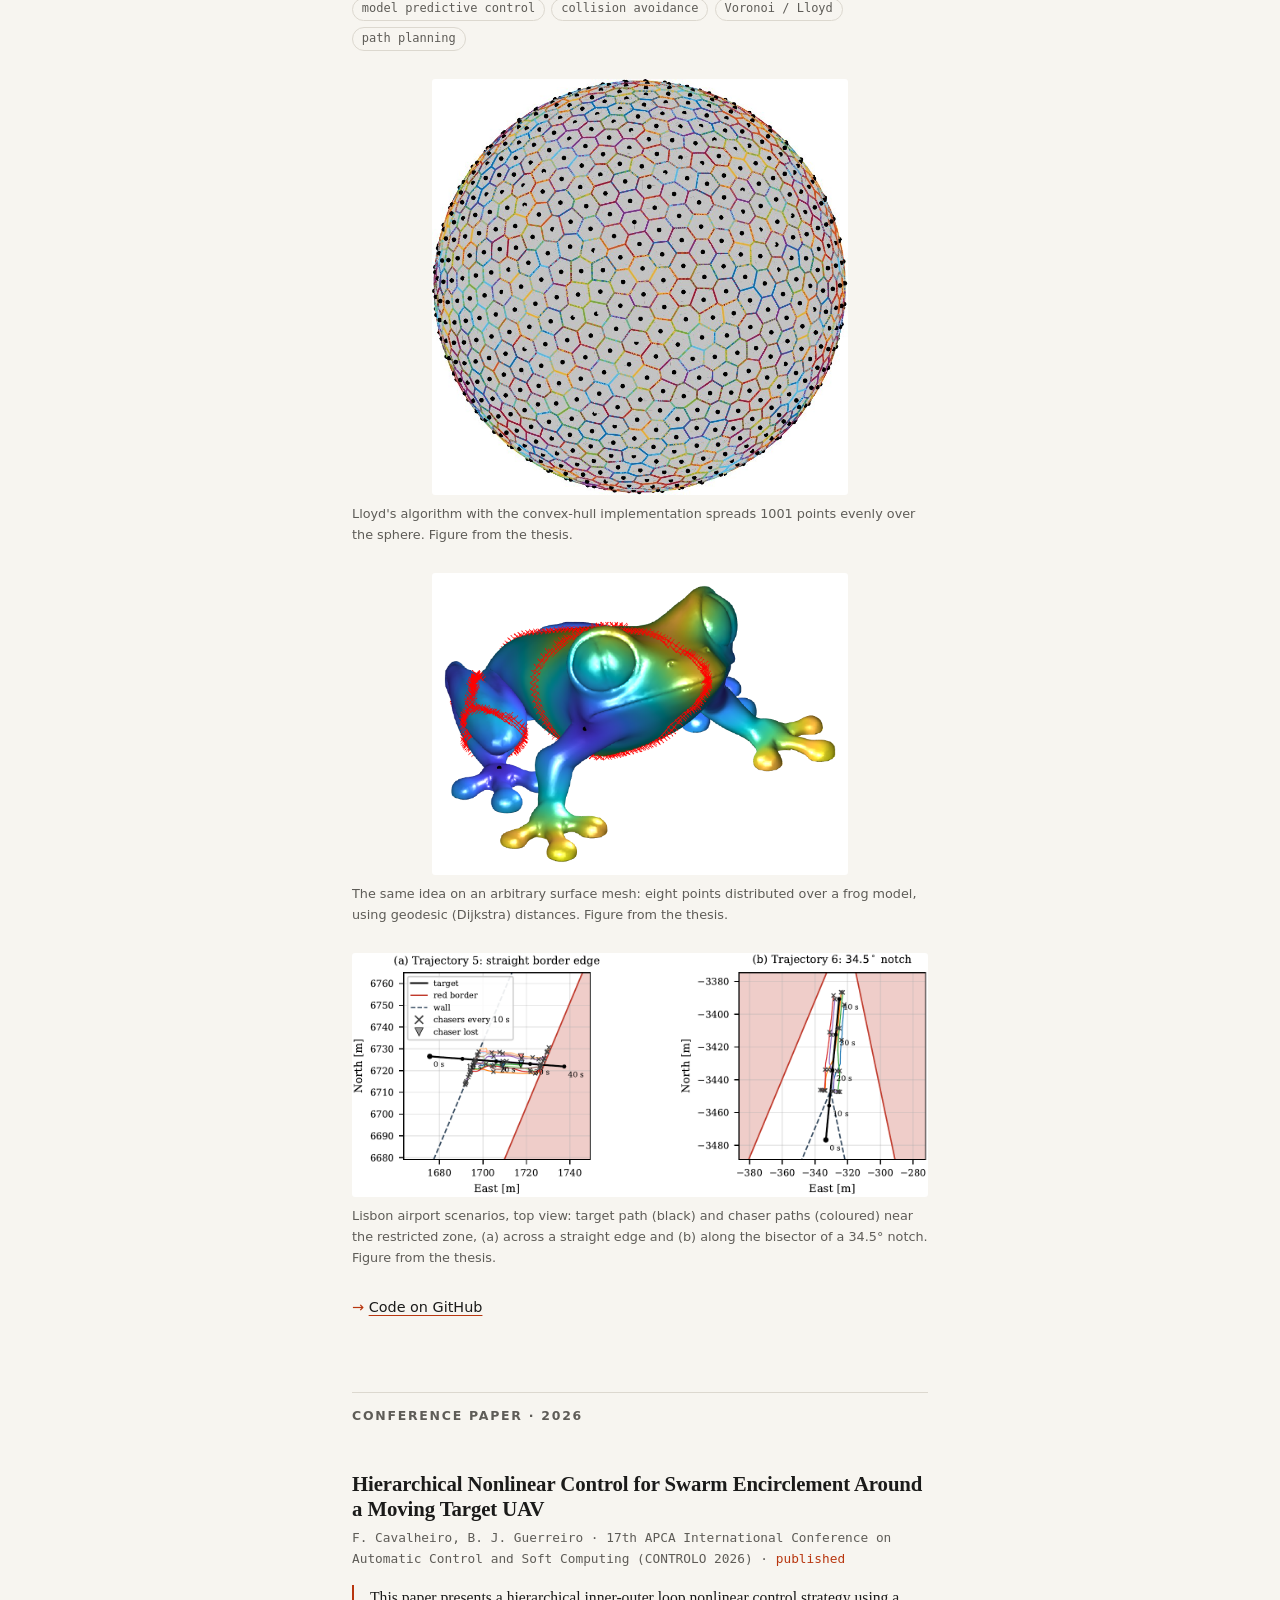
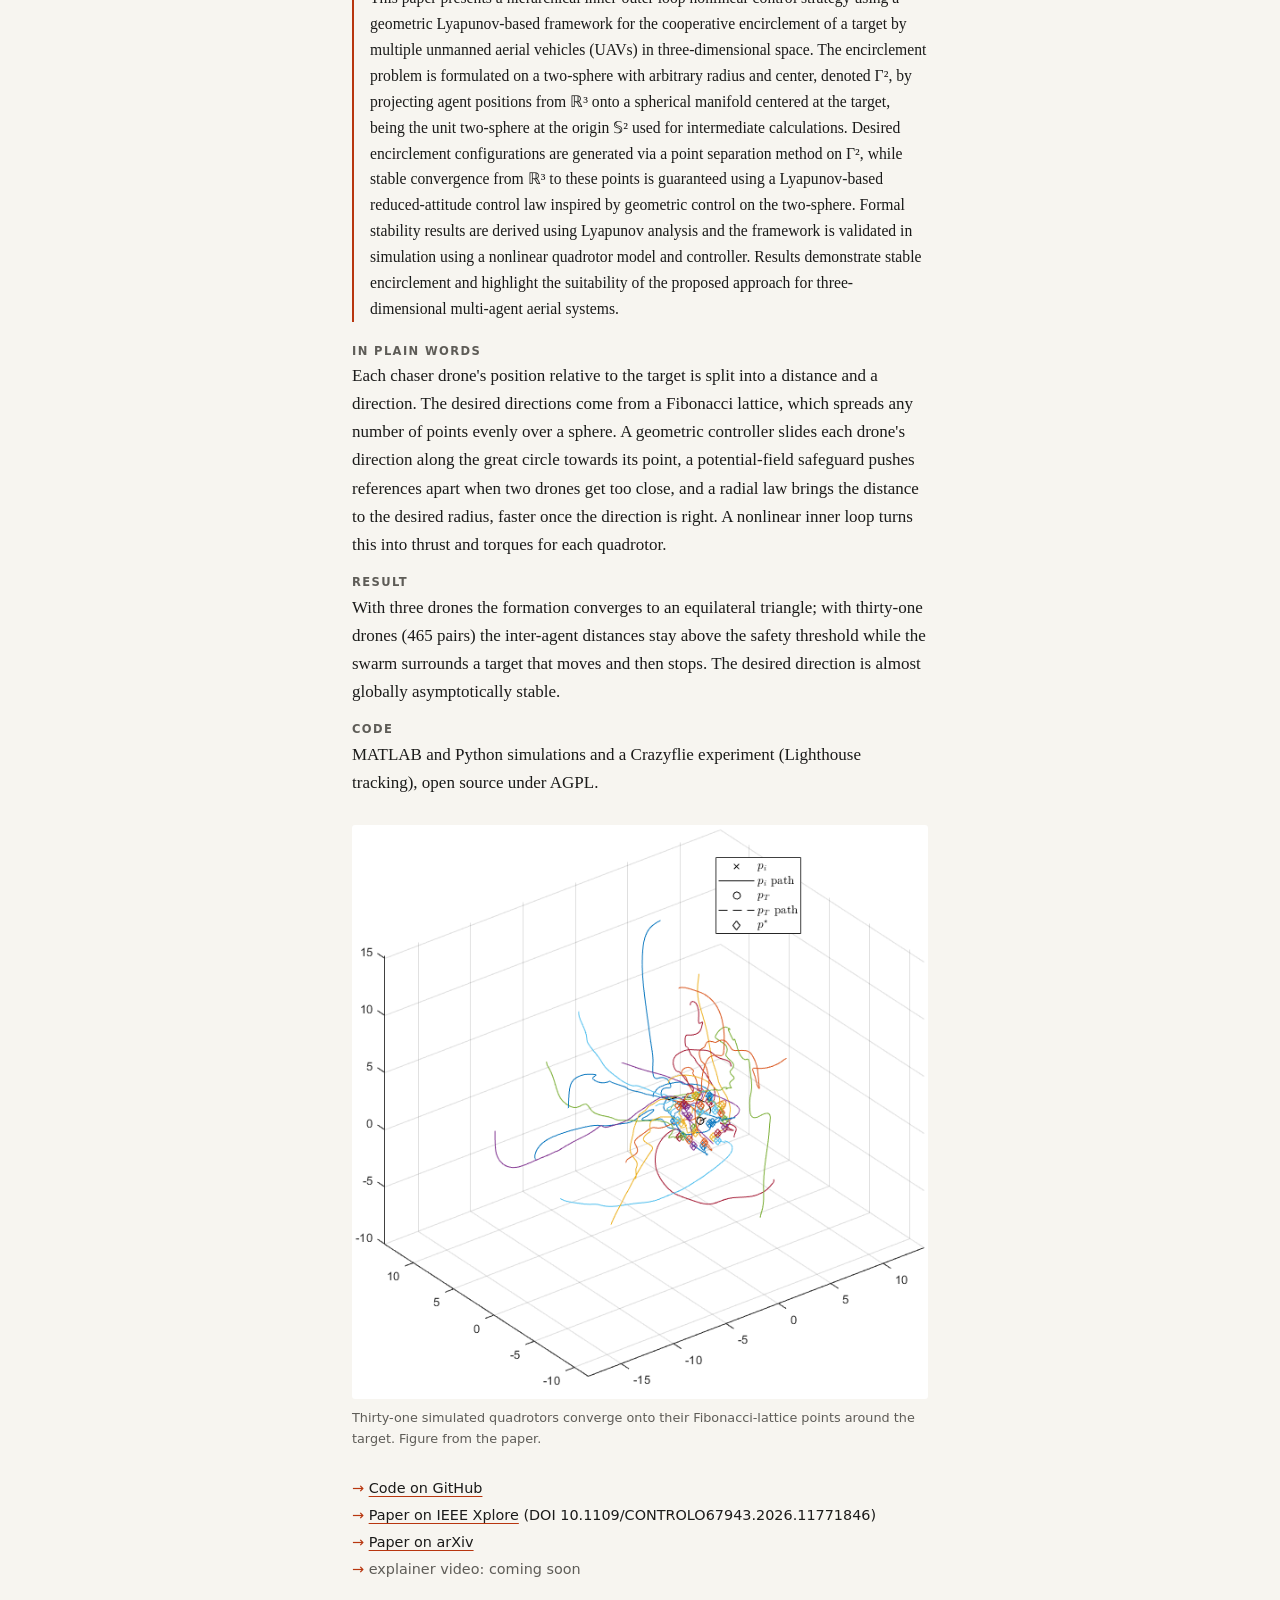
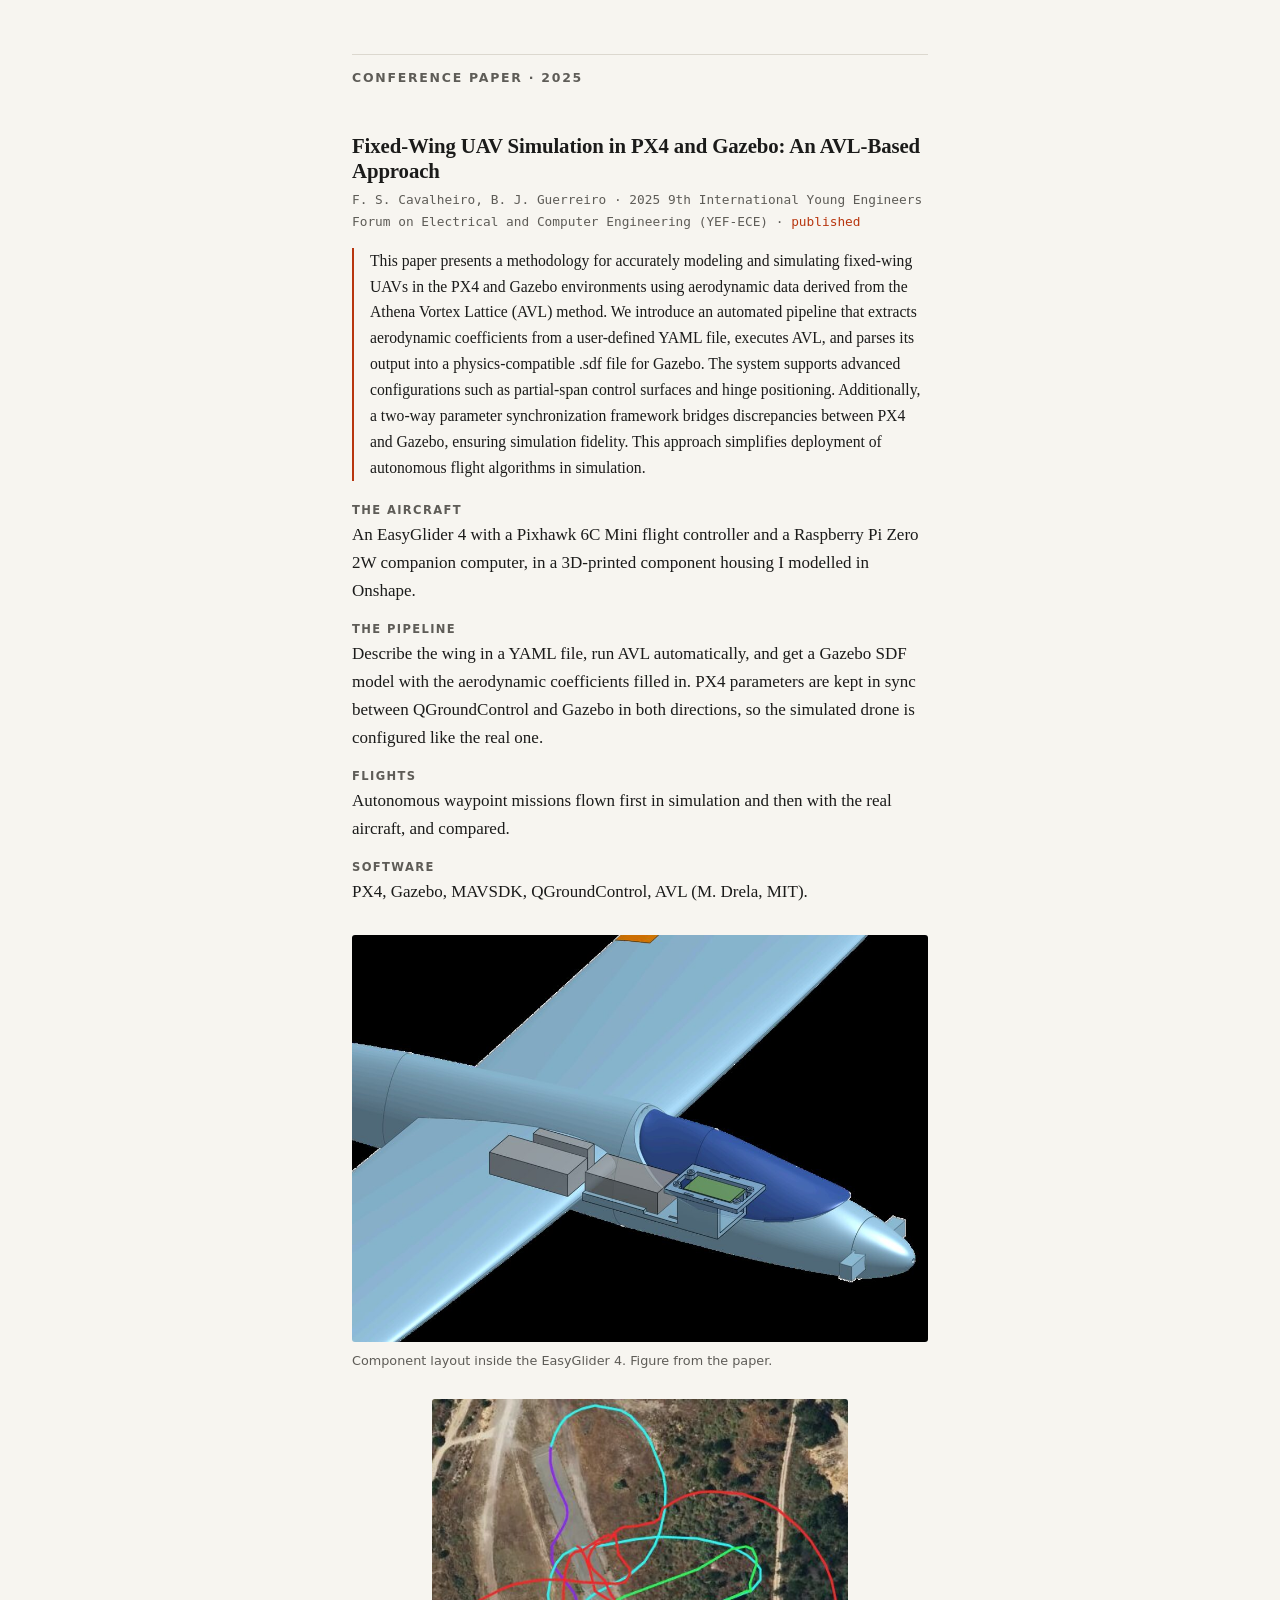
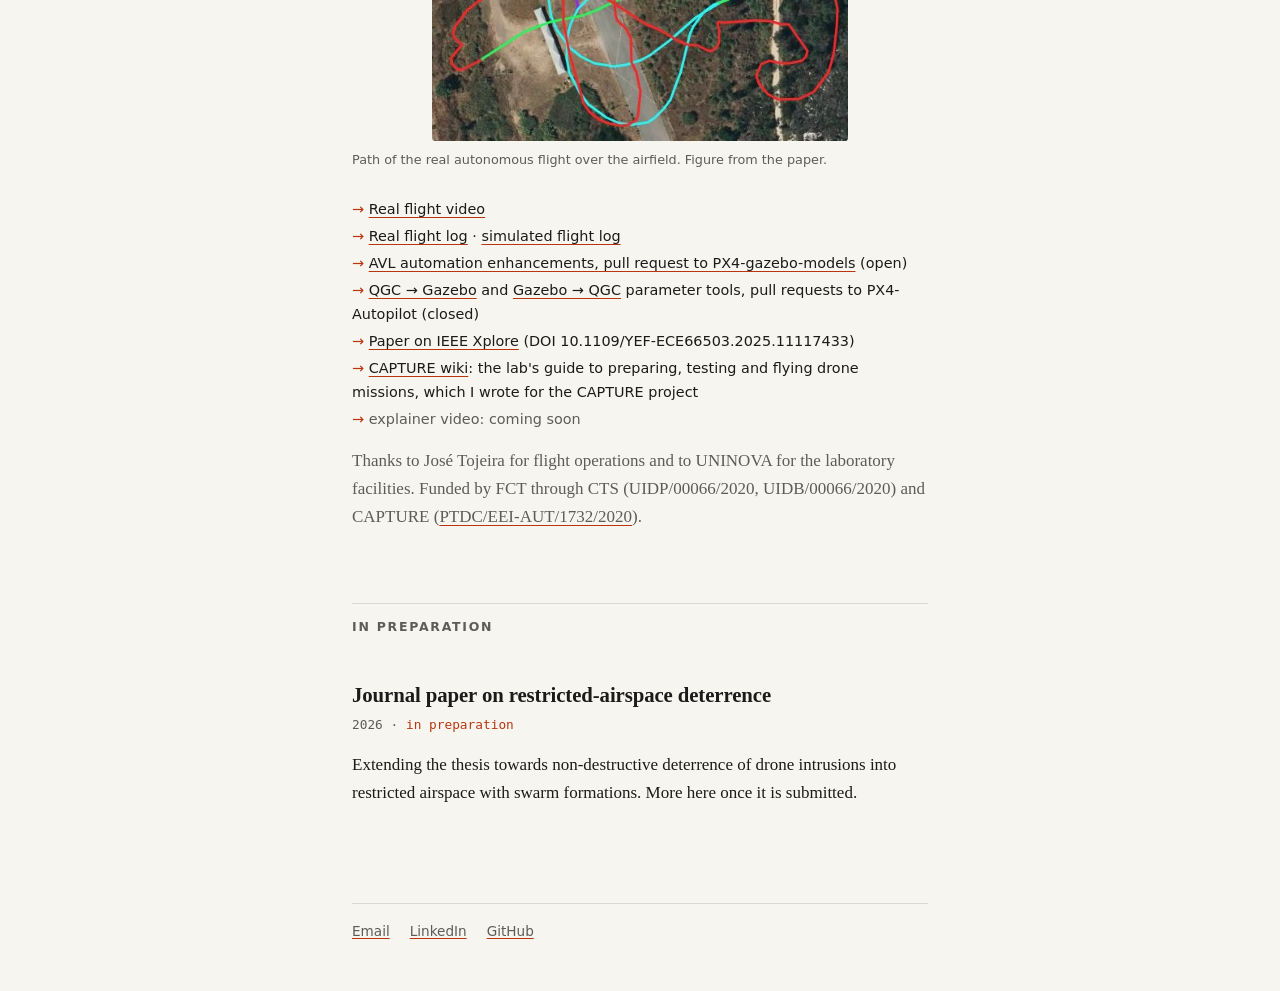
<file: research.html>
<!doctype html>
<html lang="en">
<head>
<meta charset="utf-8">
<meta name="viewport" content="width=device-width, initial-scale=1">
<title>Research · Filipe Cavalheiro</title>
<meta name="description" content="Papers and M.Sc. thesis by Filipe Cavalheiro on drone-swarm encirclement and fixed-wing UAV simulation.">
<meta name="color-scheme" content="light dark">
<link rel="stylesheet" href="style.css">
<link rel="icon" href="data:image/svg+xml,%3Csvg xmlns='http://www.w3.org/2000/svg' viewBox='0 0 16 16'%3E%3Ccircle cx='8' cy='8' r='5' fill='%23b8360f'/%3E%3C/svg%3E">
</head>
<body>
<a class="skip" href="#main">Skip to content</a>
<div class="wrap">
<header class="site-head">
  <a class="name" href="index.html">Filipe Cavalheiro</a>
  <nav aria-label="Main">
    <ul>
      <li><a href="index.html">Home</a></li>
      <li><a href="research.html" aria-current="page">Research</a></li>
      <li><a href="projects.html">Projects</a></li>
      <li><a href="about.html">About</a></li>
    </ul>
  </nav>
</header>

<main id="main">
  <h1>Research</h1>
  <p class="lede">One question runs through all of it: how can a group of drones deal with a drone that
    should not be there without destroying it?</p>
  <p>A swarm that surrounds an intruder on all sides forms a visible barrier. It tells the operator
    that the airspace is restricted and encourages the drone to leave. Making that work means placing
    the drones evenly on a sphere around a moving target, steering them there with provable stability,
    and keeping them from colliding on the way. The fixed-wing work came first: building a drone and a
    simulator that can be trusted.</p>
  <p class="muted">Supervisor: Bruno J. Guerreiro. Affiliations: Dep. of Electrical and Computer Engineering,
    CTS-Uninova and LASI, NOVA School of Science and Technology.</p>

  <ol class="toc">
    <li><a href="#thesis">M.Sc. thesis (2026)</a></li>
    <li><a href="#apca2026">APCA CONTROLO 2026</a></li>
    <li><a href="#yefece2025">YEF-ECE 2025</a></li>
    <li><a href="#wip">In preparation</a></li>
  </ol>

  <!-- ============================================================ -->
  <h2 id="thesis">M.Sc. thesis</h2>
  <h3>Cooperative Encirclement of Non-Cooperative Drones</h3>
  <!-- TODO: confirm submission/defence date and add a link to the final PDF (e.g. RUN repository) once it is public. -->
  <p class="meta">2026 · M.Sc. in Electrical and Computer Engineering · NOVA FCT · adviser Bruno Guerreiro</p>

  <blockquote class="abstract">
    <p>The growing popularity of drones has been accompanied by a rising number of unintentional
    incursions into restricted airspace, with documented disruptions to airports and other critical
    infrastructure. This thesis proposes a non-destructive response: a swarm of drones that encircles
    an intruding, non-cooperative target and forms a visible barrier, signalling to its operator that
    the airspace is restricted and encouraging the target to leave. Here, non-cooperative means that
    the target shares no control objective with the pursuers; it is not modelled as an adversary.</p>
    <p>Most existing encirclement methods are planar or define encirclement as convex containment. This
    work addresses the fully three-dimensional case, where agents must be distributed evenly around the
    target so that no direction is left uncovered. Three architectures are developed in increasing
    generality. First, a centralized approach places agents on the two-sphere using a Fibonacci lattice
    and steers them with a Lyapunov-based geometric controller, with a Mellinger controller for low-level
    tracking. Second, a decentralized approach lets agents estimate the target position by consensus over
    a spatial network and redistribute themselves through Lloyd's algorithm on Voronoi cells, with
    convex-hull and half-plane implementations. Third, the formation is generalized to arbitrary surface
    meshes, including a velocity-weighted variant and a barrier configuration, and trajectory generation
    is replaced by a Bernstein-polynomial model predictive control (MPC) with velocity, acceleration and
    collision constraints.</p>
    <p>Simulations with up to 31 agents, static and moving targets, and the mid-flight loss of several
    agents show that the formations converge and reform around the target, and that inter-agent
    distances stay above a safety threshold for almost the whole simulation. Comparisons of
    point-distribution, path-planning and collision-avoidance methods are also reported. To the author's
    knowledge, this specific combination of surface-based formation generation, decentralized geometric
    redistribution and trajectory-level collision avoidance for a moving target has not been
    systematically studied in the reviewed literature.</p>
  </blockquote>
  <ul class="tags" aria-label="Keywords">
    <li>multi-UAV encirclement</li><li>formation control</li><li>Lyapunov-based control</li>
    <li>model predictive control</li><li>collision avoidance</li><li>Voronoi / Lloyd</li><li>path planning</li>
  </ul>

  <figure class="narrow">
    <img src="assets/thesis-lloyd-sphere.jpg" width="800" height="800" loading="lazy"
         alt="Grey sphere tiled by about a thousand small, nearly hexagonal Voronoi cells, each with a black dot at its centre.">
    <figcaption>Lloyd's algorithm with the convex-hull implementation spreads 1001 points evenly over the sphere. Figure from the thesis.</figcaption>
  </figure>
  <figure class="narrow">
    <img src="assets/thesis-mesh-frog.png" width="652" height="473" loading="lazy"
         alt="3D model of a frog coloured by distance, with red cell borders dividing its surface into eight regions.">
    <figcaption>The same idea on an arbitrary surface mesh: eight points distributed over a frog model, using geodesic (Dijkstra) distances. Figure from the thesis.</figcaption>
  </figure>
  <figure>
    <img src="assets/thesis-lisbon.png" width="1400" height="592" loading="lazy"
         alt="Two top-view maps of the Lisbon airport scenario showing a shaded restricted zone, a dashed wall outside it, the black target path and coloured chaser paths.">
    <figcaption>Lisbon airport scenarios, top view: target path (black) and chaser paths (coloured) near the restricted zone, (a) across a straight edge and (b) along the bisector of a 34.5° notch. Figure from the thesis.</figcaption>
  </figure>

  <ul class="links">
    <li><a href="https://github.com/Filipe-Cavalheiro/Master_Thesis">Code on GitHub</a></li>
  </ul>

  <!-- ============================================================ -->
  <h2 id="apca2026">Conference paper · 2026</h2>
  <h3>Hierarchical Nonlinear Control for Swarm Encirclement Around a Moving Target UAV</h3>
  <p class="meta">F. Cavalheiro, B. J. Guerreiro · 17th APCA International Conference on Automatic Control and Soft Computing (CONTROLO 2026) · <span class="status">published</span></p>

  <blockquote class="abstract">
    <p>This paper presents a hierarchical inner-outer loop nonlinear control strategy using a geometric
    Lyapunov-based framework for the cooperative encirclement of a target by multiple unmanned aerial
    vehicles (UAVs) in three-dimensional space. The encirclement problem is formulated on a two-sphere
    with arbitrary radius and center, denoted Γ², by projecting agent positions from ℝ³ onto a
    spherical manifold centered at the target, being the unit two-sphere at the origin 𝕊² used for
    intermediate calculations. Desired encirclement configurations are generated via a point separation
    method on Γ², while stable convergence from ℝ³ to these points is guaranteed using a Lyapunov-based
    reduced-attitude control law inspired by geometric control on the two-sphere. Formal stability results
    are derived using Lyapunov analysis and the framework is validated in simulation using a nonlinear
    quadrotor model and controller. Results demonstrate stable encirclement and highlight the suitability
    of the proposed approach for three-dimensional multi-agent aerial systems.</p>
  </blockquote>

  <dl class="facts">
    <dt>In plain words</dt>
    <dd>Each chaser drone's position relative to the target is split into a distance and a direction.
      The desired directions come from a Fibonacci lattice, which spreads any number of points evenly
      over a sphere. A geometric controller slides each drone's direction along the great circle towards
      its point, a potential-field safeguard pushes references apart when two drones get too close, and
      a radial law brings the distance to the desired radius, faster once the direction is right.
      A nonlinear inner loop turns this into thrust and torques for each quadrotor.</dd>
    <dt>Result</dt>
    <dd>With three drones the formation converges to an equilateral triangle; with thirty-one drones
      (465 pairs) the inter-agent distances stay above the safety threshold while the swarm surrounds a
      target that moves and then stops. The desired direction is almost globally asymptotically stable.</dd>
    <dt>Code</dt>
    <dd>MATLAB and Python simulations and a Crazyflie experiment (Lighthouse tracking), open source under AGPL.</dd>
  </dl>

  <figure>
    <img src="assets/apca-31-agents.png" width="645" height="643" loading="lazy"
         alt="3D plot of 31 coloured drone paths starting far apart and converging onto diamond-marked points on a small sphere around the target.">
    <figcaption>Thirty-one simulated quadrotors converge onto their Fibonacci-lattice points around the target. Figure from the paper.</figcaption>
  </figure>

  <ul class="links">
    <li><a href="https://github.com/Filipe-Cavalheiro/Hierarchical-Nonlinear-Control-for-Swarm-Encirclement-Around-a-Moving-Target-UAV">Code on GitHub</a></li>
    <li><a href="https://doi.org/10.1109/CONTROLO67943.2026.11771846">Paper on IEEE Xplore</a> (DOI 10.1109/CONTROLO67943.2026.11771846)</li>
    <li><a href="http://arxiv.org/abs/2611.12684">Paper on arXiv</a></li>
    <!-- TODO: add the YouTube explainer video link once uploaded (video rendered in YOUTUBE_VIDEO/output/). -->
    <li><span class="muted">explainer video: coming soon</span></li>
  </ul>

  <!-- ============================================================ -->
  <h2 id="yefece2025">Conference paper · 2025</h2>
  <h3>Fixed-Wing UAV Simulation in PX4 and Gazebo: An AVL-Based Approach</h3>
  <p class="meta">F. S. Cavalheiro, B. J. Guerreiro · 2025 9th International Young Engineers Forum on Electrical and Computer Engineering (YEF-ECE) · <span class="status">published</span></p>

  <blockquote class="abstract">
    <p>This paper presents a methodology for accurately modeling and simulating fixed-wing UAVs in the
    PX4 and Gazebo environments using aerodynamic data derived from the Athena Vortex Lattice (AVL)
    method. We introduce an automated pipeline that extracts aerodynamic coefficients from a user-defined
    YAML file, executes AVL, and parses its output into a physics-compatible .sdf file for Gazebo. The
    system supports advanced configurations such as partial-span control surfaces and hinge positioning.
    Additionally, a two-way parameter synchronization framework bridges discrepancies between PX4 and
    Gazebo, ensuring simulation fidelity. This approach simplifies deployment of autonomous flight
    algorithms in simulation.</p>
  </blockquote>

  <dl class="facts">
    <dt>The aircraft</dt>
    <dd>An EasyGlider 4 with a Pixhawk 6C Mini flight controller and a Raspberry Pi Zero 2W companion
      computer, in a 3D-printed component housing I modelled in Onshape.</dd>
    <dt>The pipeline</dt>
    <dd>Describe the wing in a YAML file, run AVL automatically, and get a Gazebo SDF model with the
      aerodynamic coefficients filled in. PX4 parameters are kept in sync between QGroundControl and
      Gazebo in both directions, so the simulated drone is configured like the real one.</dd>
    <dt>Flights</dt>
    <dd>Autonomous waypoint missions flown first in simulation and then with the real aircraft,
      and compared.</dd>
    <dt>Software</dt>
    <dd>PX4, Gazebo, MAVSDK, QGroundControl, AVL (M. Drela, MIT).</dd>
  </dl>

  <figure>
    <img src="assets/yef-hardware.jpg" width="1100" height="778" loading="lazy"
         alt="CAD render of the EasyGlider 4 fuselage, seen through, with the battery, flight controller and a 3D-printed tray holding the Raspberry Pi inside the nose.">
    <figcaption>Component layout inside the EasyGlider 4. Figure from the paper.</figcaption>
  </figure>
  <figure class="narrow">
    <img src="assets/yef-real-flight.jpg" width="513" height="422" loading="lazy"
         alt="Satellite view of an airfield with coloured lines tracing the real aircraft's flight path in loops over the runway.">
    <figcaption>Path of the real autonomous flight over the airfield. Figure from the paper.</figcaption>
  </figure>

  <ul class="links">
    <li><a href="https://youtu.be/vL8qdegYdg8">Real flight video</a></li>
    <li><a href="https://review.px4.io/plot_app?log=5fa8bf6d-1fe3-4516-839d-842656a503de">Real flight log</a> ·
        <a href="https://review.px4.io/plot_app?log=fed48ea1-f598-4777-b09f-9c5ba3b872af">simulated flight log</a></li>
    <li><a href="https://github.com/PX4/PX4-gazebo-models/pull/79">AVL automation enhancements, pull request to PX4-gazebo-models</a> (open)</li>
    <li><a href="https://github.com/PX4/PX4-Autopilot/pull/24373">QGC → Gazebo</a> and
        <a href="https://github.com/PX4/PX4-Autopilot/pull/24374">Gazebo → QGC</a> parameter tools, pull requests to PX4-Autopilot (closed)</li>
    <li><a href="https://doi.org/10.1109/YEF-ECE66503.2025.11117433">Paper on IEEE Xplore</a> (DOI 10.1109/YEF-ECE66503.2025.11117433)</li>
    <li><a href="https://cybaer-nova.github.io/capture-wiki/">CAPTURE wiki</a>: the lab's guide to preparing, testing and flying drone missions, which I wrote for the CAPTURE project</li>
    <!-- TODO: add the YouTube explainer video link once uploaded (draft in Papers/2025-YEF-ECE[ACCEPTED]/YOUTUBE_VIDEO/). -->
    <li><span class="muted">explainer video: coming soon</span></li>
  </ul>
  <p class="muted">Thanks to José Tojeira for flight operations and to UNINOVA for the laboratory facilities.
    Funded by FCT through CTS (UIDP/00066/2020, UIDB/00066/2020) and CAPTURE
    (<a href="https://doi.org/10.54499/PTDC/EEI-AUT/1732/2020">PTDC/EEI-AUT/1732/2020</a>).</p>

  <!-- ============================================================ -->
  <h2 id="wip">In preparation</h2>
  <h3>Journal paper on restricted-airspace deterrence</h3>
  <p class="meta">2026 · <span class="status">in preparation</span></p>
  <p>Extending the thesis towards non-destructive deterrence of drone intrusions into restricted
    airspace with swarm formations. More here once it is submitted.</p>
</main>

<footer class="site-foot">
  <ul>
    <li><a href="mailto:cavalheirofilipe@gmail.com">Email</a></li>
    <li><a href="https://linkedin.com/in/filipe-cavalheiro">LinkedIn</a></li>
    <li><a href="https://github.com/Filipe-Cavalheiro">GitHub</a></li>
  </ul>
</footer>
</div>
</body>
</html>
</file>
<file: style.css>
/* Filipe Cavalheiro — one stylesheet, system fonts only; the only script is gallery.js. */

:root {
  --bg: #f7f5f0;
  --ink: #1b1b1a;
  --muted: #5e5c57;
  --rule: #dcd8cf;
  --accent: #b8360f;           /* the one accent: a vermilion "target" */
  --paper: #ffffff;            /* backdrop for white-background figures */
  --measure: 38rem;
  --serif: Charter, "Bitstream Charter", "Iowan Old Style", "Sitka Text", Cambria, Georgia, serif;
  --sans: system-ui, -apple-system, "Segoe UI", Roboto, "Helvetica Neue", Arial, sans-serif;
  --mono: ui-monospace, "SF Mono", "Cascadia Mono", "DejaVu Sans Mono", Menlo, Consolas, monospace;
  color-scheme: light dark;
}

@media (prefers-color-scheme: dark) {
  :root {
    --bg: #121211;
    --ink: #e9e6df;
    --muted: #a19d94;
    --rule: #34322e;
    --accent: #ff7a4d;
    --paper: #ecebe7;
  }
}

* { box-sizing: border-box; }

html { -webkit-text-size-adjust: 100%; text-size-adjust: 100%; }

body {
  margin: 0;
  background: var(--bg);
  color: var(--ink);
  font: 1.0625rem/1.65 var(--serif);
  font-kerning: normal;
}

.wrap {
  max-width: var(--measure);
  margin: 0 auto;
  padding: 0 1rem;
}

/* ---------- header / nav ---------- */
.site-head {
  display: flex;
  flex-wrap: wrap;
  align-items: baseline;
  justify-content: space-between;
  gap: .5rem 1.5rem;
  padding: 2.25rem 0 1.25rem;
  font-family: var(--sans);
  font-size: .9rem;
}
.site-head .name {
  color: var(--ink);
  text-decoration: none;
  font-weight: 600;
  letter-spacing: .02em;
}
.site-head .name::before {
  content: "";
  display: inline-block;
  width: .5em; height: .5em;
  margin-right: .55em;
  border-radius: 50%;
  background: var(--accent);
  vertical-align: .08em;
}
.site-head nav ul { list-style: none; margin: 0; padding: 0; display: flex; flex-wrap: wrap; gap: .25rem 1.1rem; }
.site-head nav a { color: var(--muted); text-decoration: none; }
.site-head nav a:hover { color: var(--ink); }
.site-head nav a[aria-current="page"] { color: var(--ink); box-shadow: inset 0 -1px 0 var(--accent); }

/* ---------- type ---------- */
h1, h2, h3 { font-family: var(--serif); font-weight: 600; line-height: 1.2; letter-spacing: -.005em; }
h1 { font-size: clamp(2rem, 6vw, 2.75rem); margin: 3rem 0 1rem; font-weight: 500; }
h2 {
  font-family: var(--sans);
  font-size: .78rem;
  font-weight: 600;
  text-transform: uppercase;
  letter-spacing: .14em;
  color: var(--muted);
  margin: 4.5rem 0 1.5rem;
  padding-top: 1rem;
  border-top: 1px solid var(--rule);
}
h3 { font-size: 1.3rem; margin: 3rem 0 .35rem; }
p, ul, ol, dl { margin: 0 0 1rem; }
.lede { font-size: 1.25rem; line-height: 1.5; }
.muted { color: var(--muted); }
strong { font-weight: 600; }

a { color: inherit; text-decoration-color: var(--accent); text-decoration-thickness: 1px; text-underline-offset: .18em; }
a:hover { color: var(--accent); }
a:focus-visible { outline: 2px solid var(--accent); outline-offset: 2px; border-radius: 2px; }

/* small metadata line under a heading: year · venue · tech */
.meta {
  font-family: var(--mono);
  font-size: .8rem;
  color: var(--muted);
  margin: 0 0 1rem;
}
.meta .status { color: var(--accent); }

/* labelled paragraphs inside a project: What / Why / How */
.facts { margin: 0 0 1rem; }
.facts dt {
  font-family: var(--sans);
  font-size: .72rem;
  font-weight: 600;
  text-transform: uppercase;
  letter-spacing: .12em;
  color: var(--muted);
  margin-top: .9rem;
}
.facts dd { margin: .1rem 0 0; }

.links { list-style: none; padding: 0; font-family: var(--sans); font-size: .9rem; }
.links li { margin: .2rem 0; }
.links li::before { content: "→ "; color: var(--accent); }

blockquote.abstract {
  margin: 1rem 0 1.25rem;
  padding: 0 0 0 1rem;
  border-left: 2px solid var(--accent);
  color: var(--ink);
  font-size: .98rem;
}

.tags { list-style: none; padding: 0; display: flex; flex-wrap: wrap; gap: .4rem; font-family: var(--mono); font-size: .75rem; }
.tags li { border: 1px solid var(--rule); border-radius: 999px; padding: .05rem .55rem; color: var(--muted); }

/* ---------- figures ---------- */
figure { margin: 1.75rem 0; }
figure img {
  display: block;
  width: 100%;
  height: auto;
  background: var(--paper);
  border-radius: 3px;
}
img.badge { max-width: 100%; height: auto; vertical-align: middle; }
figure.narrow img { max-width: 26rem; margin: 0 auto; }
figcaption { font-family: var(--sans); font-size: .8rem; color: var(--muted); margin-top: .5rem; }

/* ---------- galleries (thumbnails link to the full file; gallery.js adds the viewer) ---------- */
.gallery {
  display: grid;
  grid-template-columns: repeat(auto-fill, minmax(7rem, 1fr));
  gap: .4rem;
}
.gallery a { position: relative; display: block; border-radius: 3px; overflow: hidden; }
.gallery a:focus-visible { outline: 2px solid var(--accent); outline-offset: 2px; }
figure .gallery img { aspect-ratio: 1; object-fit: cover; border-radius: 0; transition: opacity .15s; }
.gallery a:hover img { opacity: .85; }
.gallery.wide { grid-template-columns: repeat(auto-fill, minmax(10rem, 1fr)); }
figure .gallery.wide img { aspect-ratio: 16 / 10; }
a.video-link { position: relative; display: block; }
.gallery a[data-type="video"]::after, a.video-link::after {
  content: "";
  position: absolute; left: 50%; top: 50%;
  width: 2.2rem; height: 2.2rem; margin: -1.1rem 0 0 -1.1rem;
  border-radius: 50%;
  background: rgba(0, 0, 0, .6) url("data:image/svg+xml,%3Csvg xmlns='http://www.w3.org/2000/svg' viewBox='0 0 16 16'%3E%3Cpath d='M6 4.5v7l5.5-3.5z' fill='%23fff'/%3E%3C/svg%3E") center / 1.4rem no-repeat;
}
a.video-link::after { width: 3.5rem; height: 3.5rem; margin: -1.75rem 0 0 -1.75rem; background-size: 2.2rem; }

.lightbox {
  width: 100vw; height: 100vh; max-width: none; max-height: none;
  margin: 0; padding: 3rem 1rem 1rem; border: 0;
  background: rgba(10, 10, 10, .94); color: #eee;
}
.lightbox::backdrop { background: rgba(10, 10, 10, .6); }
.lightbox .lb-stage { margin: 0; height: 100%; display: flex; flex-direction: column; align-items: center; justify-content: center; }
.lightbox .lb-media { display: flex; justify-content: center; min-height: 0; }
.lightbox .lb-media img, .lightbox .lb-media video {
  display: block; width: auto; height: auto;
  max-width: min(100%, 72rem); max-height: calc(100vh - 8rem);
  background: none; border-radius: 3px;
}
.lightbox .lb-caption { color: #c9c6bf; max-width: 40rem; text-align: center; }
.lightbox .lb-count { position: absolute; top: .9rem; left: 1rem; margin: 0; font: .85rem var(--sans); color: #c9c6bf; }
.lb-btn {
  position: absolute; width: 2.75rem; height: 2.75rem;
  border: 0; border-radius: 50%;
  background: rgba(255, 255, 255, .12); color: #fff;
  font: 1.4rem/1 var(--sans); cursor: pointer;
}
.lb-btn:hover, .lb-btn:focus-visible { background: rgba(255, 255, 255, .25); }
.lb-btn:focus-visible { outline: 2px solid var(--accent); }
.lb-close { top: .5rem; right: .75rem; }
.lb-prev, .lb-next { top: 50%; margin-top: -1.375rem; }
.lb-prev { left: .75rem; }
.lb-next { right: .75rem; }
@media (max-width: 40rem) {
  .lb-prev, .lb-next { top: auto; bottom: .75rem; margin: 0; }
}

/* ---------- home ---------- */
.hero { display: grid; gap: 1rem; margin: 2rem 0 0; }
.hero h1 { margin-top: 1rem; }
.sphere { width: min(15rem, 70vw); height: auto; margin: 1rem auto 0; display: block; color: var(--ink); }
.sphere .orbit { fill: none; stroke: var(--rule); stroke-width: 1; }
.sphere .dots circle { fill: currentColor; }
.sphere .target { fill: var(--accent); }
.sphere .dots { transform-origin: 50% 50%; transform-box: view-box; animation: drift 240s linear infinite; }
@keyframes drift { to { transform: rotate(360deg); } }
@media (prefers-reduced-motion: reduce) { .sphere .dots { animation: none; } }

.highlights { list-style: none; padding: 0; margin: 0; }
.highlights li { padding: .9rem 0; border-bottom: 1px solid var(--rule); }

.highlights .when { display: block; font-family: var(--mono); font-size: .75rem; color: var(--muted); }

/* ---------- entries (about page) ---------- */
.entry { display: grid; grid-template-columns: 7.5rem 1fr; gap: 0 1.25rem; margin: 0 0 1.4rem; }
.entry .when { font-family: var(--mono); font-size: .8rem; color: var(--muted); padding-top: .25rem; }
.entry h3 { font-size: 1.05rem; margin: 0; }
.entry p { margin: .15rem 0 0; }
@media (max-width: 34rem) {
  .entry { grid-template-columns: 1fr; }
  .entry .when { padding-top: 0; }
}

table { border-collapse: collapse; width: 100%; font-size: .95rem; margin: 0 0 1rem; }
th, td { text-align: left; padding: .4rem 0; border-bottom: 1px solid var(--rule); vertical-align: top; }
th { font-weight: 400; }
td { text-align: right; color: var(--muted); font-family: var(--mono); font-size: .82rem; }

.toc { font-family: var(--sans); font-size: .9rem; columns: 2 12rem; padding-left: 1.1rem; }

/* ---------- footer ---------- */
.site-foot {
  margin: 6rem 0 3rem;
  padding-top: 1rem;
  border-top: 1px solid var(--rule);
  font-family: var(--sans);
  font-size: .85rem;
  color: var(--muted);
}
.site-foot ul { list-style: none; padding: 0; display: flex; flex-wrap: wrap; gap: .25rem 1.25rem; margin: 0 0 .5rem; }

.skip { position: absolute; left: -999px; }
.skip:focus { left: 1rem; top: 1rem; background: var(--bg); padding: .25rem .5rem; z-index: 1; }

@media print {
  .site-head nav, .sphere { display: none; }
  body { background: #fff; color: #000; }
}

caption { caption-side: bottom; text-align: left; font-family: var(--sans); font-size: .8rem; color: var(--muted); padding-top: .5rem; }
</file>
